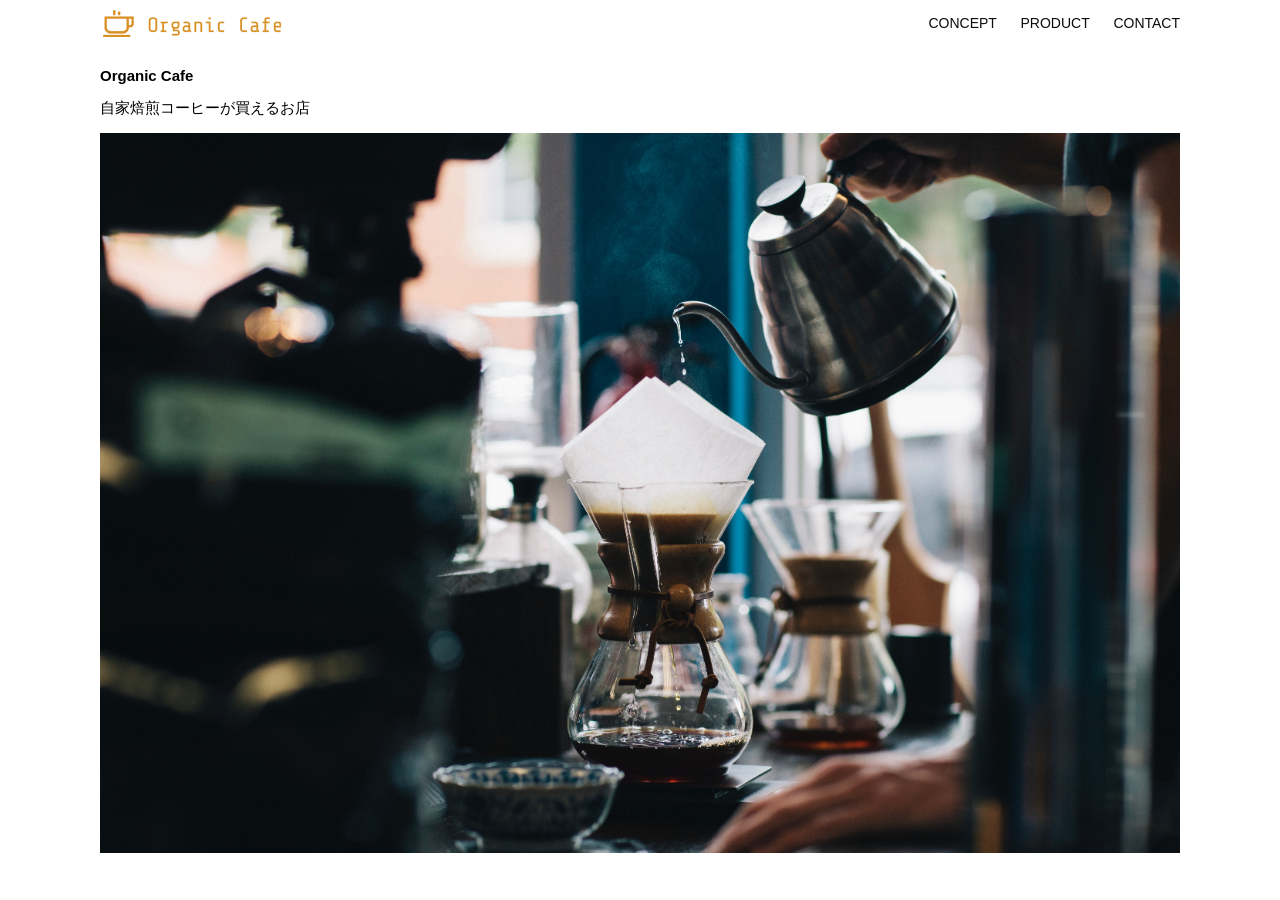
<file: html-css-kadai_013/index.html>
<!DOCTYPE html>
<html>
  <head>
   <title>Organic Cafe</title>
   <meta charset="UTF-8">
   <meta name="description" content="自家焙煎のコーヒーがお家で楽しめるお店">
   <meta name="viewport" content="width=device-width, initial-scale=1.0">
   <link rel="stylesheet" href="style.css">
  </head>
  <body>
    <!-- ヘッダー -->
    <header>
      <a href="index.html" id="logo">
        <img src="images/logo.png" alt="トップページに戻る">
      </a>

      <!-- pc用ナビゲーション -->
      <nav id="nav-pc">
        <a href="index.html#concept">CONCEPT</a></li>
        <a href="index.html#product">PRODUCT</a></>
        <a href="index.html#contact">CONTACT</a></li>
      </nav>

      <!-- スマホ用メニューボタン -->
      <button id="menu-sp" onclick="document.getElementById('nav-sp').style.display = 'block'">
       <img src="images/button-menu.png" alt="ナビゲーションを開く">
      </button>
    </header>

       <!-- スマホ用ナビゲーション -->
        <div id="nav-sp">
          <button id="close" onclick="document.getElementById('nav-sp').style.display = 'none'">
            <img src="images/button-close.png" alt="ナビゲーションを閉じる">
          </button>
          <nav>
            <ul>
              <li>
                <a id="logo-sp" href="index.html" onclick="document.getElementById('nav-sp').style.display = 'none'">
                  <img src="images/logo-sp.png" alt="トップページに戻る">
                </a>
              </li>
              <li><a class="menu" href="index.html#concept" onclick="document.getElementById('nav-sp').style.display = 'none'">CONCEPT</a></li>
              <li><a class="menu" href="index.html#product" onclick="document.getElementById('nav-sp').style.display = 'none'" >PRODUCT</a></li>
              <li><a class="menu" href="index.html#contact" onclick="document.getElementById('nav-sp').style.display = 'none'">CONTACT</a></li>
            </ul>
          </nav>
        </div>

    <main>
      <article>
        <!-- メインビジュアル -->
         <section id="main-visual">
          <div id="main-message">
            <h1>Organic Cafe</h1>
            <p>自家焙煎コーヒーが買えるお店</p>
          </div>
          <img src="images/main-image.jpg" alt="コーヒーをハンドドリップで淹れる画像">
         </section>
      </article>
    </main>
  </body>
</html>
</file>
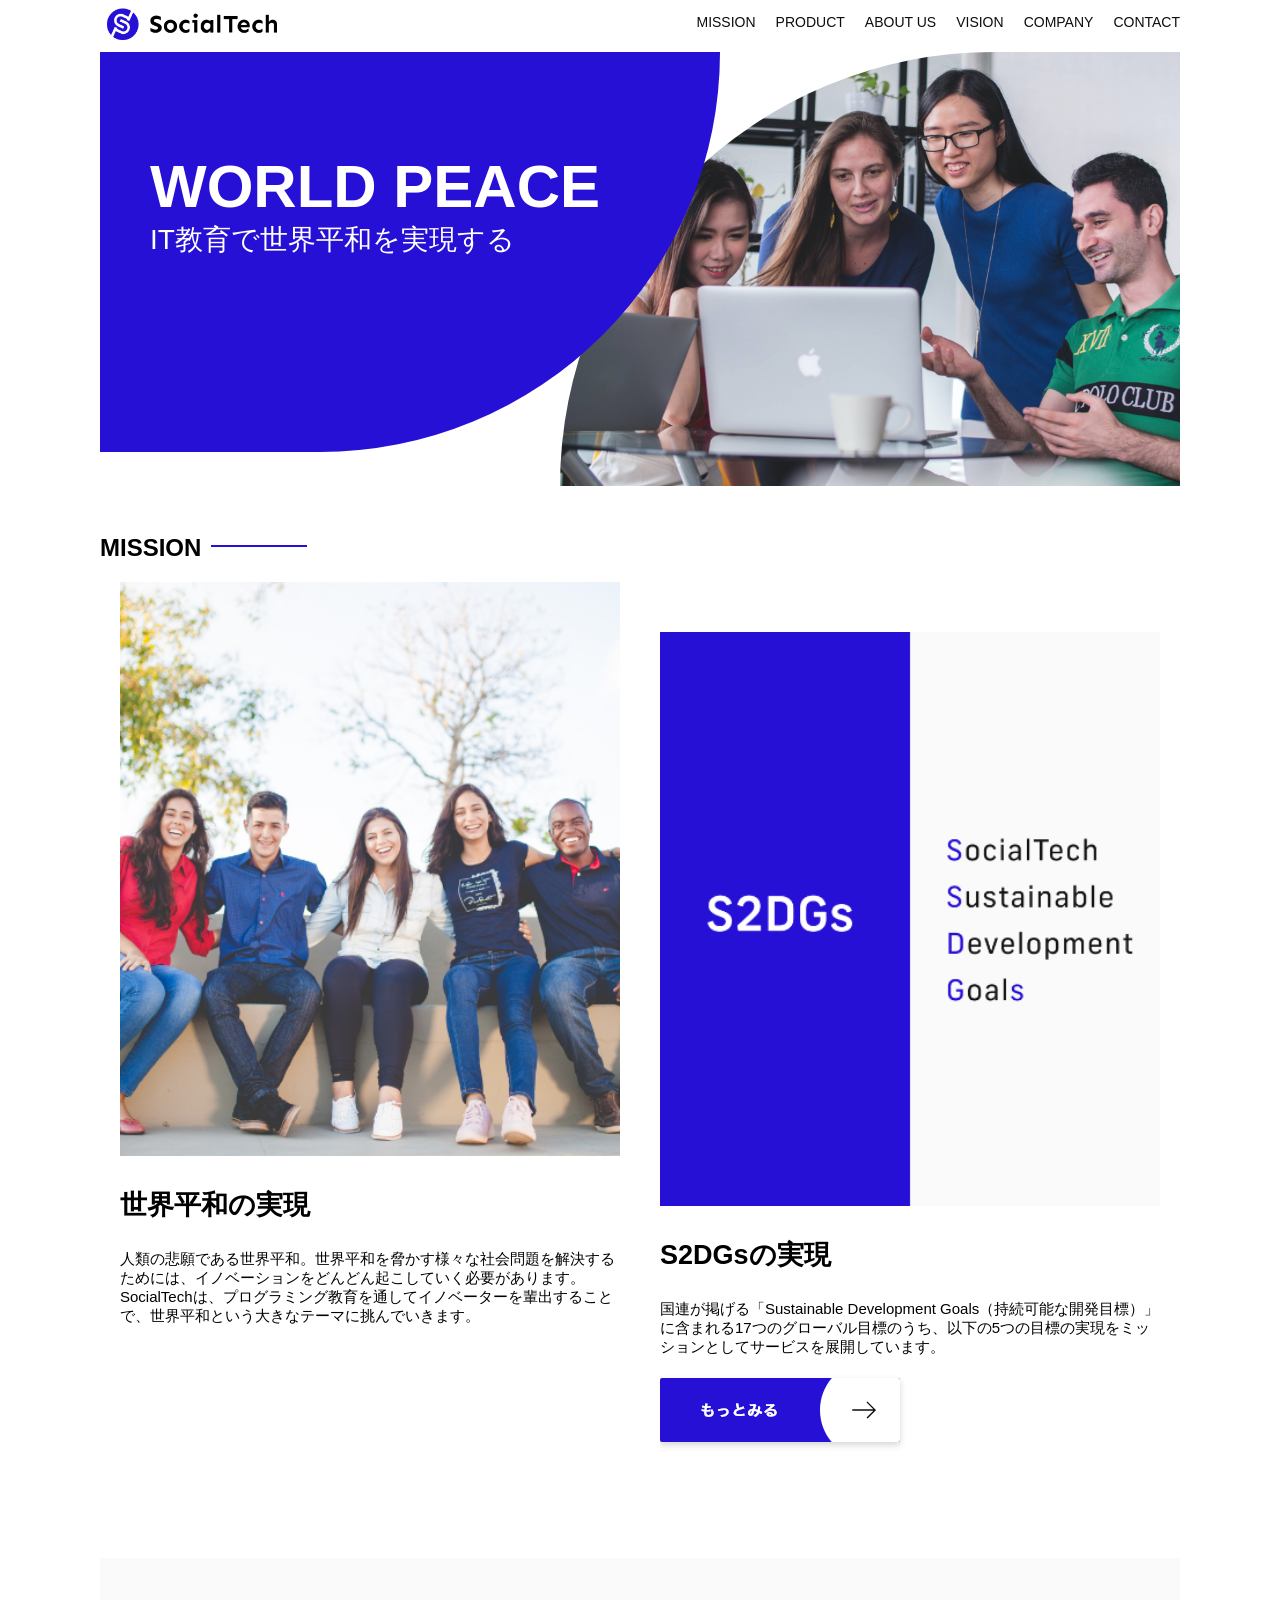
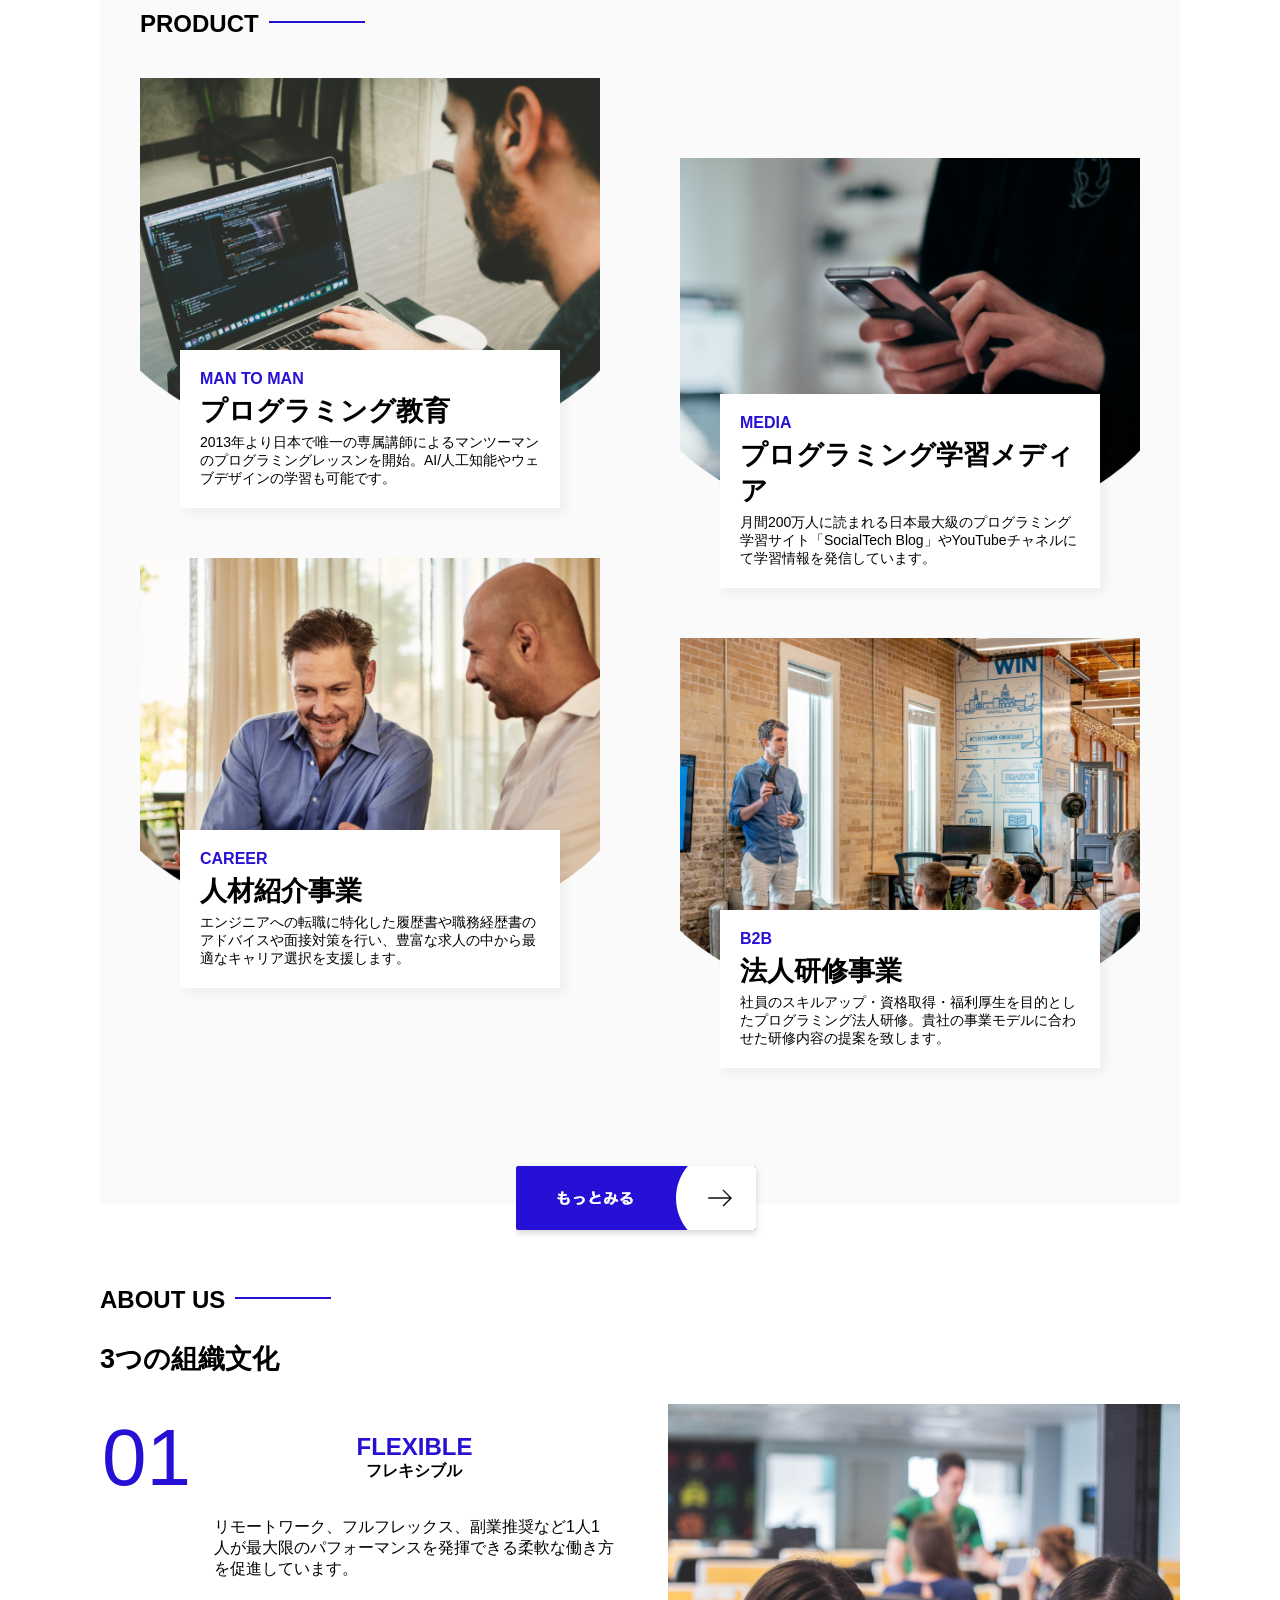
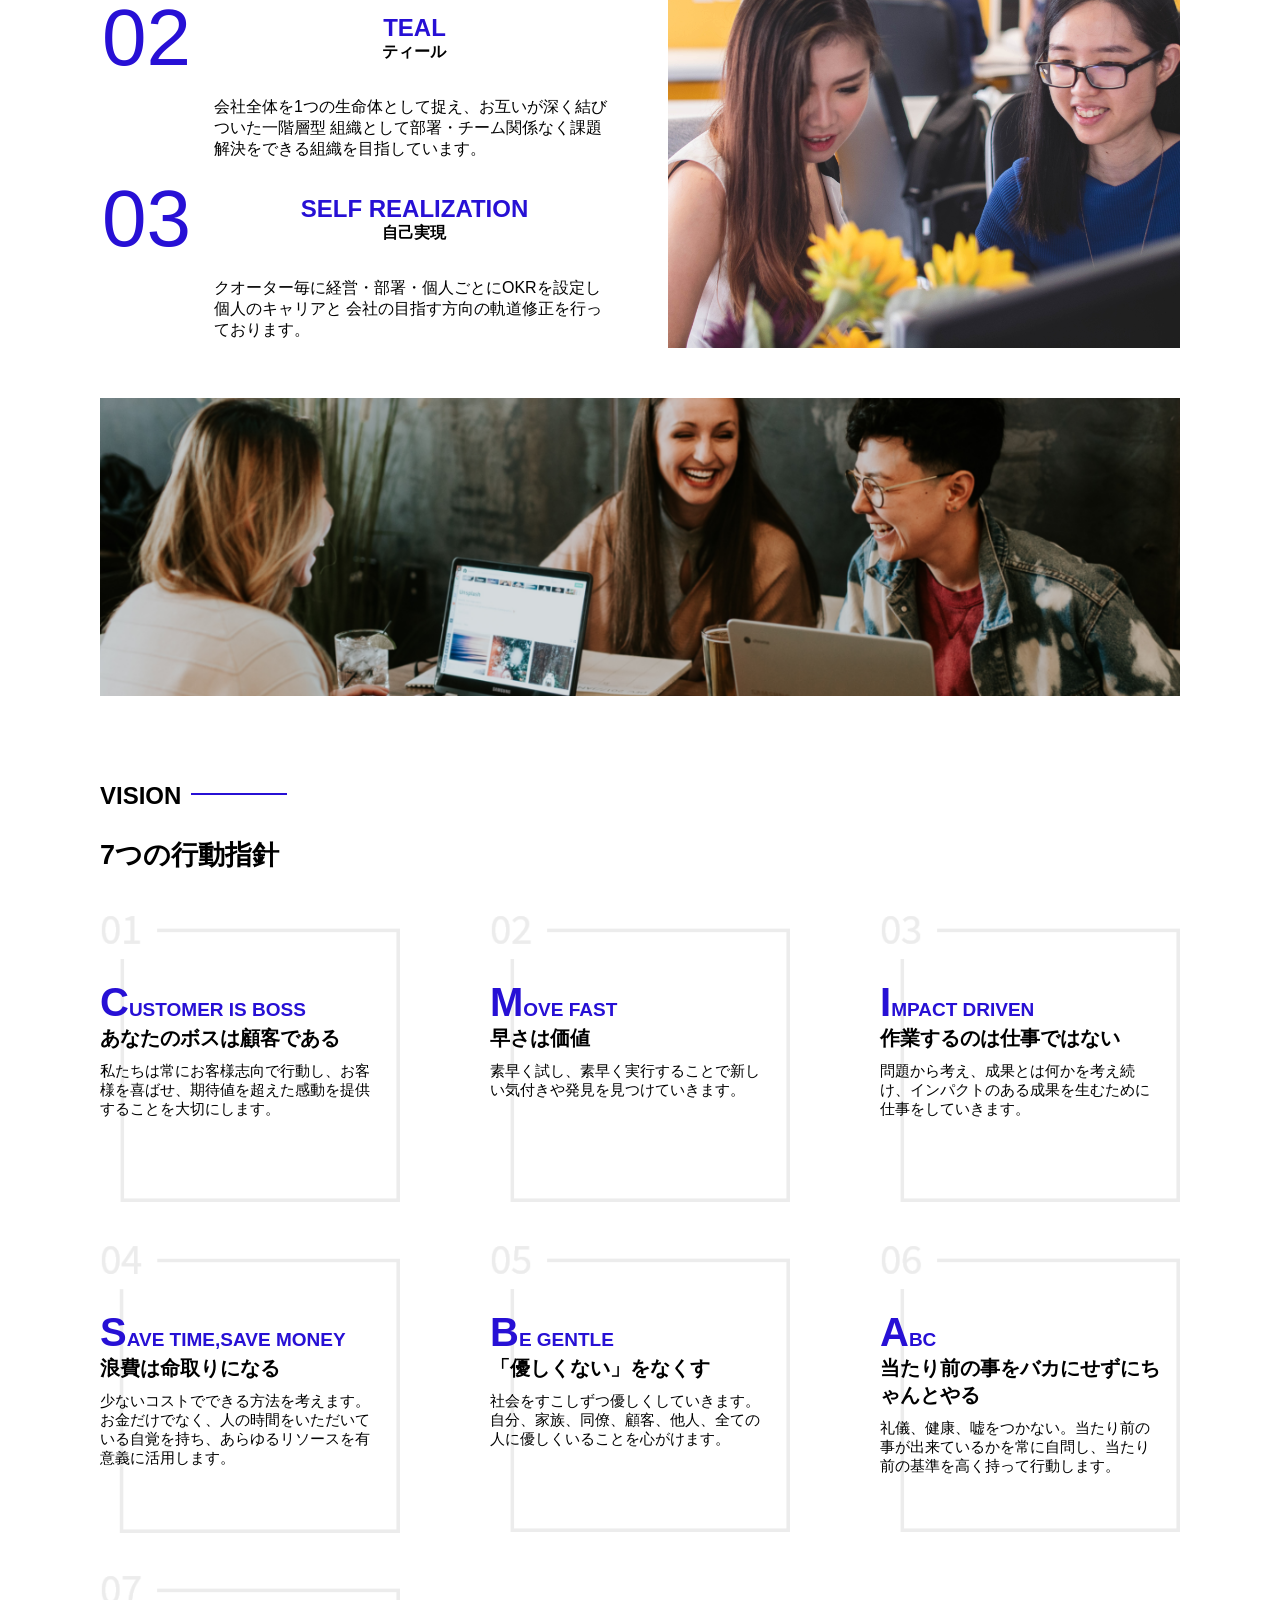
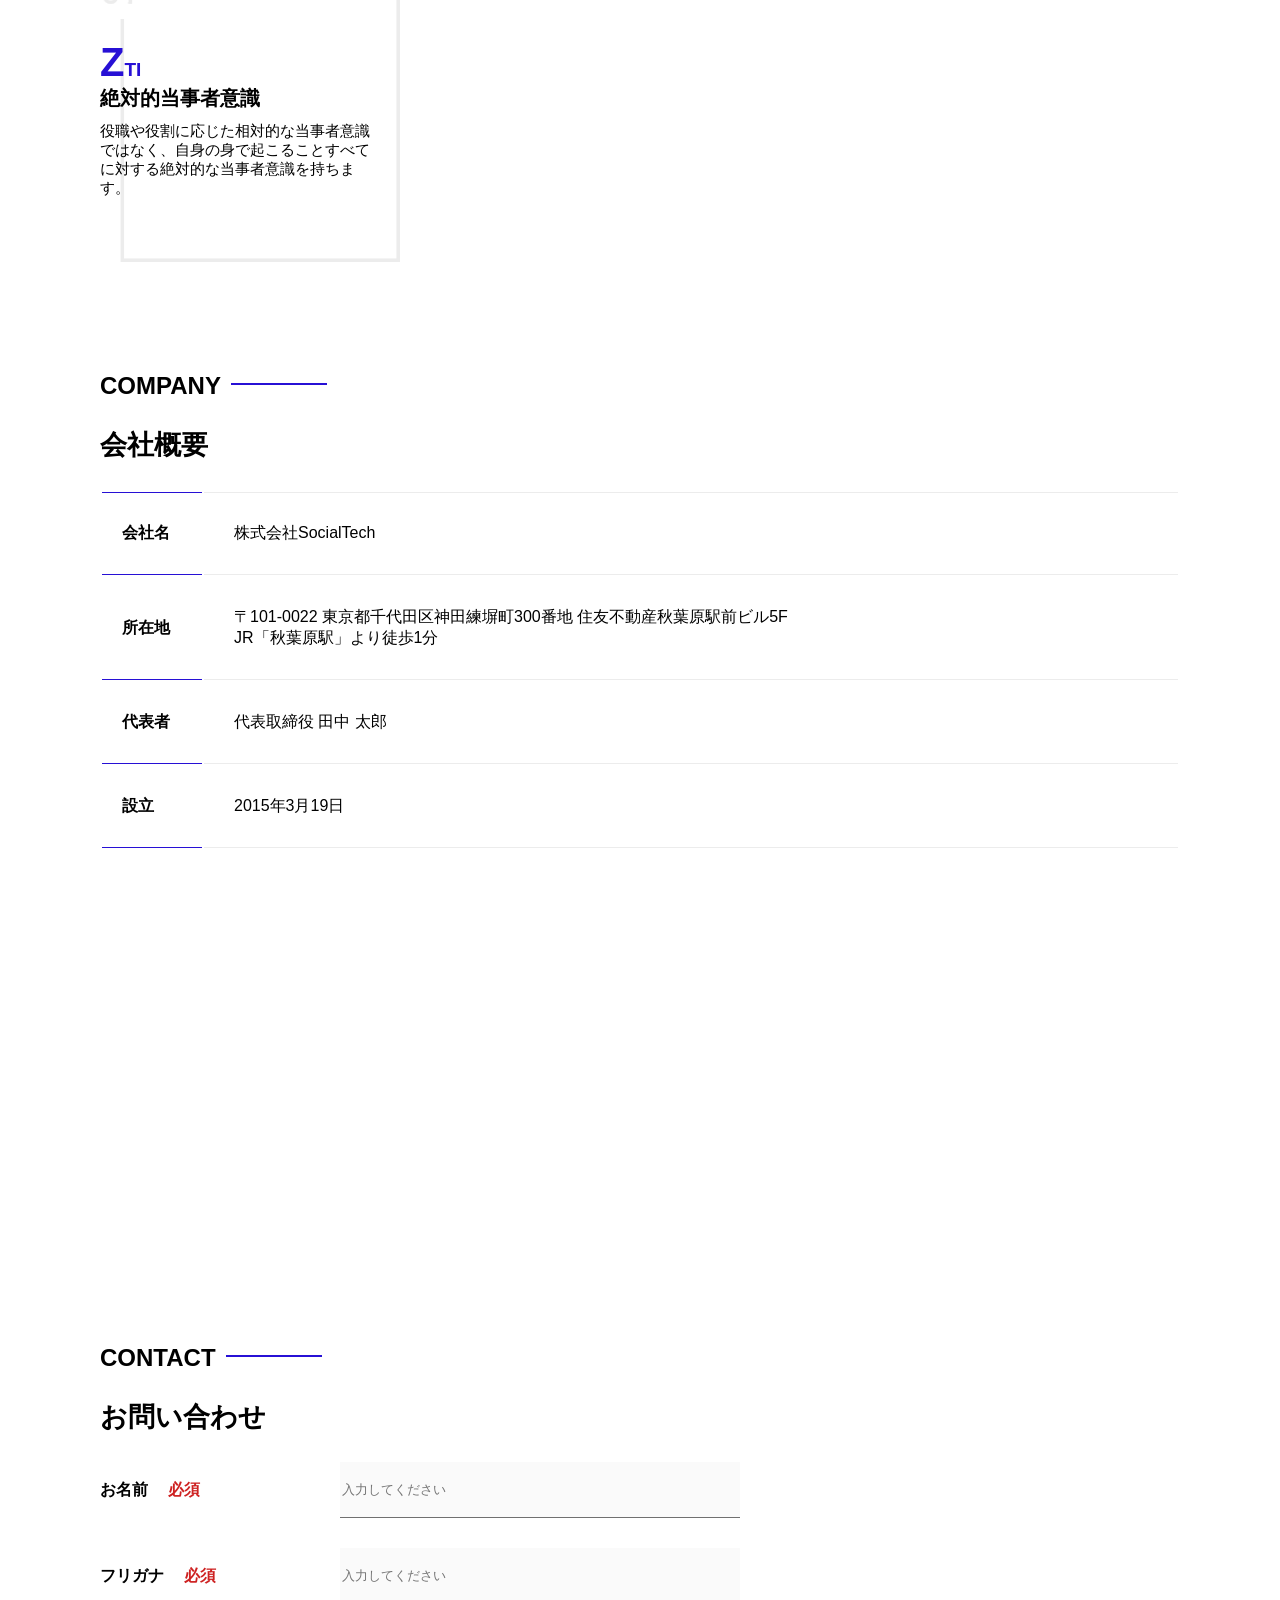
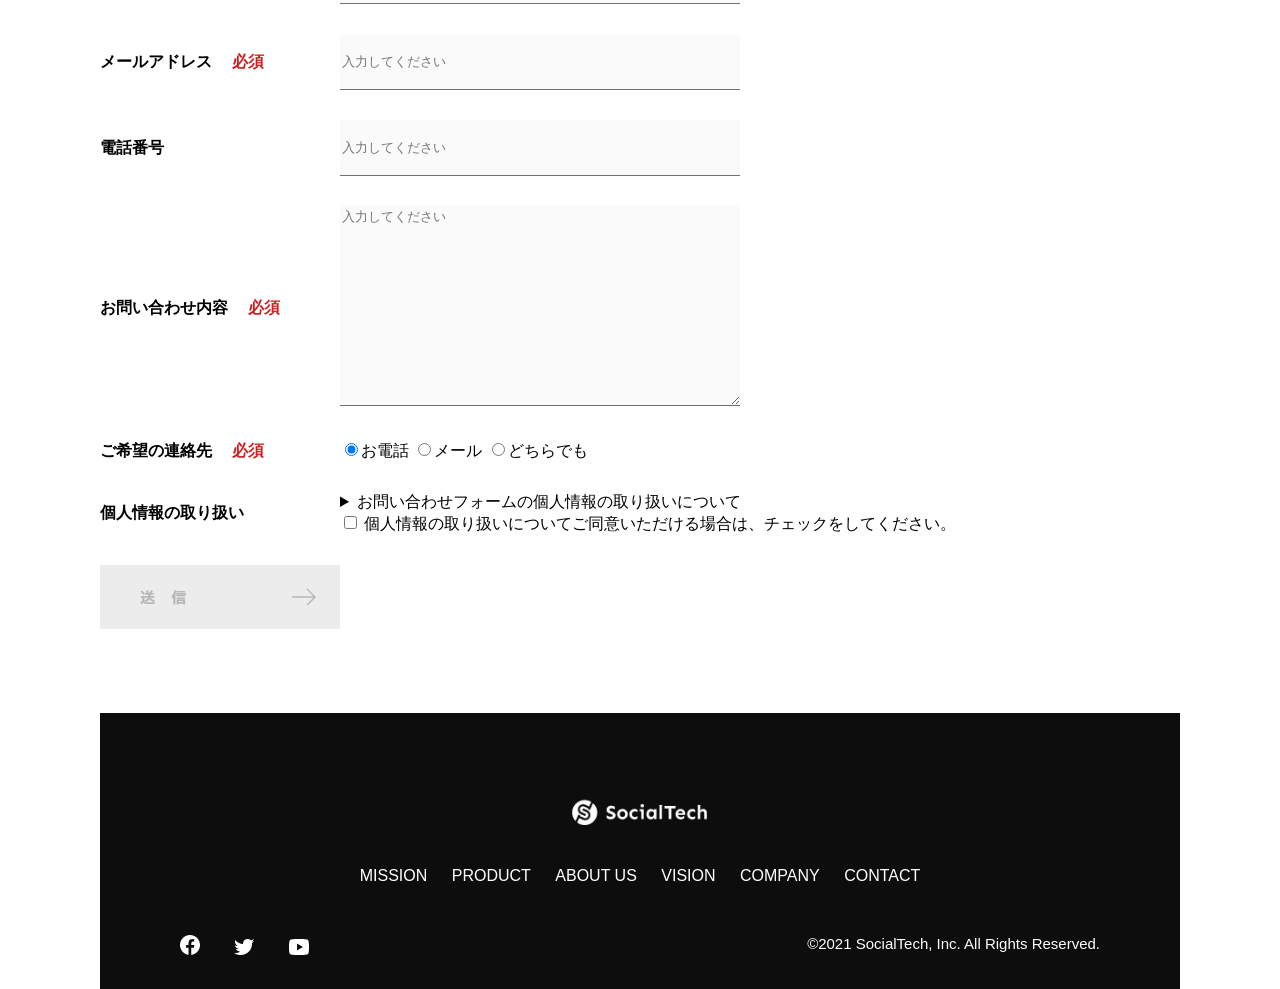
<file: kadai_tutorial_output/socialtech/index.html>
<!DOCTYPE html>
<html>
  <head>
    <title>SocialTech</title>
    <meta charset="UTF-8">
    <meta name="description" content="SocialTechはEdTech業界のリーディングカンパニーを目指します。">
    <meta name="viewport" content="width=device-width, initial-scale=1.0">
    <link rel="stylesheet" href="style.css">
  </head>

  <body>
    <!-- ヘッダー -->
    <header>
      <!-- ロゴ -->
      <a href="index.html" id="logo">
        <img src="images/logo.png" alt="トップページに戻る">
      </a>

      <!-- PC用ナビゲーション -->
      <nav id="nav-pc">
        <ul>
          <li><a href="mission.html">MISSION</a></li>
          <li><a href="product.html">PRODUCT</a></li>
          <li><a href="index.html#aboutus">ABOUT US</a></li>
          <li><a href="index.html#vision">VISION</a></li>
          <li><a href="index.html#company">COMPANY</a></li>
          <li><a href="index.html#contact">CONTACT</a></li>
        </ul>
      </nav>

      <!-- スマホ用メニューボタン -->
      <button id="menu-sp" onclick="document.getElementById('nav-sp').style.display = 'block'">
        <img src="images/button-menu.png" alt="ナビゲーションを開く">
      </button>

      <!-- スマホ用ナビゲーション -->
      <div id="nav-sp">
        <button id="close" onclick="document.getElementById('nav-sp').style.display = 'none'">
          <img src="images/button-close.png" alt="ナビゲーションを閉じる">
        </button>

        <nav>
          <ul>
            <li>
              <a id="logo-sp" href="index.html" onclick="document.getElementById('nav-sp').style.display = 'none'"><img src="images/logo-sp.png" alt="トップページに戻る"></a>
            </li>
            <li><a class="menu" href="mission.html" onclick="document.getElementById('nav-sp').style.display = 'none'">MISSION</a></li>
            <li><a class="menu" href="product.html" onclick="document.getElementById('nav-sp').style.display = 'none'">PRODUCT</a></li>
            <li><a class="menu" href="index.html#aboutus" onclick="document.getElementById('nav-sp').style.display = 'none'">ABOUT US</a></li>
            <li><a class="menu" href="index.html#vision" onclick="document.getElementById('nav-sp').style.display = 'none'">VISION</a></li>
            <li><a class="menu" href="index.html#company" onclick="document.getElementById('nav-sp').style.display = 'none'">COMPANY</a></li>
            <li><a class="menu" href="index.html#contact" onclick="document.getElementById('nav-sp').style.display = 'none'">CONTACT</a></li>
          </ul>
        </nav>
        <div id="sns">
          <a href="https://www.facebook.com/sejuku2013">
            <img src="images/button-facebook.png" alt="Facebookのリンク">
          </a>
          <a href="https://twitter.com/samuraijuku">
            <img src="images/button-twitter.png" alt="Twitterのリンク">
          </a>
          <a href="https://www.youtube.com/channel/UCCFOQO5aDK0xXam4cUQXT8g">
            <img src="images/button-youtube.png" alt="YouTubeのリンク">
          </a>
        </div>
      </div>
    </header>

    <main>
      <article>
        <!-- メインビジュアル -->
        <section id="main-visual">
          <div id="main-message">
            <h1>WORLD PEACE</h1>
            <p>IT教育で世界平和を実現する</p>
          </div>
          <img src="images/index/index-main.png" alt="PCの周りに集まる多国籍の仲間たち">
        </section>

        <!-- ミッション -->
        <section id="mission">
          <h2 class="index-h2">MISSION</h2>
          <div id="mission-flex">
            <div>
              <img id="mission-photo" src="images/index/index-mission.png" alt="屋外のベンチで写真を撮影する多国籍の仲間たち">
              <h3>世界平和の実現</h3>
              <p>人類の悲願である世界平和。世界平和を脅かす様々な社会問題を解決するためには、イノベーションをどんどん起こしていく必要があります。SocialTechは、プログラミング教育を通してイノベーターを輩出することで、世界平和という大きなテーマに挑んでいきます。</p>
            </div>
            <div>
              <img id="s2dgs" src="images/index/s2dgs.png" alt="S2DGs">
              <h3>S2DGsの実現</h3>
              <p>国連が掲げる「Sustainable Development Goals（持続可能な開発目標）」に含まれる17つのグローバル目標のうち、以下の5つの目標の実現をミッションとしてサービスを展開しています。</p>
              <a href="mission.html">
                <img src="images/button-more.png" alt="もっとみる">
              </a>
            </div>
          </div>
        </section>

        <!-- プロダクト -->
        <section id="product">
          <h2 class="index-h2">PRODUCT</h2>
          <div class="product-flex">
            <div id="product-left">
              <div>
                <img class="product-photo" src="images/index/index-mantoman.png" alt="PCでコードを書く男性">
                <div class="product-explain">
                  <span>MAN TO MAN</span>
                  <h3>プログラミング教育</h3>
                  <p>2013年より日本で唯一の専属講師によるマンツーマンのプログラミングレッスンを開始。AI/人工知能やウェブデザインの学習も可能です。</p>
                </div>
              </div>
              <div>
                <img class="product-photo" src="images/index/index-career.png" alt="笑顔で話し合う2人の男性">
                <div class="product-explain">
                  <span>CAREER</span>
                  <h3>人材紹介事業</h3>
                  <p>エンジニアへの転職に特化した履歴書や職務経歴書のアドバイスや面接対策を行い、豊富な求人の中から最適なキャリア選択を支援します。</p>
                </div>
              </div>
            </div>
            <div id="product-right">
              <div>
                <img class="product-photo" src="images/index/index-media.png" alt="スマートフォンを操作する人">
                <div class="product-explain">
                  <span>MEDIA</span>
                  <h3>プログラミング学習メディア</h3>
                  <p>月間200万人に読まれる日本最大級のプログラミング学習サイト「SocialTech Blog」やYouTubeチャネルにて学習情報を発信しています。</p>
                </div>
              </div>
              <div>
                <img class="product-photo" src="images/index/index-b2b.png" alt="講演中の男性とそれを聴く人々">
                <div class="product-explain">
                  <span>B2B</span>
                  <h3>法人研修事業</h3>
                  <p>社員のスキルアップ・資格取得・福利厚生を目的としたプログラミング法人研修。貴社の事業モデルに合わせた研修内容の提案を致します。</p>
                </div>
              </div>
            </div>
          </div>
          <div id="product-more">
            <a href="product.html">
              <img src="images/button-more.png" alt="もっとみる">
            </a>
          </div>
        </section>

        <!-- ABOUT US -->
        <section id="aboutus">
          <h2 class="index-h2">ABOUT US</h2>
          <h3>3つの組織文化</h3>
          <div>
            <table class="culture-table">
              <tr>
                <td class="culture-num">01</td>
                <th><span class="culture-en">FLEXIBLE</span><br>フレキシブル</th>
              </tr>
              <tr>
                <td>
                  <!--空のセル-->
                </td>
                <td class="culture-description">リモートワーク、フルフレックス、副業推奨など1人1人が最大限のパフォーマンスを発揮できる柔軟な働き方を促進しています。</td>
              </tr>
              <tr>
                <td class="culture-num">02</td>
                <th><span class="culture-en">TEAL</span><br>ティール</th>
              </tr>
              <tr>
                <td>
                  <!--空のセル-->
                </td>
                <td class="culture-description">会社全体を1つの生命体として捉え、お互いが深く結びついた一階層型 組織として部署・チーム関係なく課題解決をできる組織を目指しています。</td>
              </tr>
              <tr>
                <td class="culture-num">03</td>
                <th><span class="culture-en">SELF REALIZATION</span><br>自己実現</th>
              </tr>
              <tr>
                <td>
                  <!--空のセル-->
                </td>
                <td class="culture-description">クオーター毎に経営・部署・個人ごとにOKRを設定し個人のキャリアと 会社の目指す方向の軌道修正を行っております。</td>
              </tr>
            </table>
            <img class="culture-img" src="images/index/index-aboutus1.png" alt="笑顔で話し合う2人の女性">
          </div>
          <img class="culture-img2" src="images/index/index-aboutus2.png" alt="笑顔で話し合う3人の男女">
        </section>

        <!-- VISION -->
        <section id="vision">
          <h2 class="index-h2">VISION</h2>
          <h3>7つの行動指針</h3>
          <div>
            <div class="vision-box">
              <img src="images/index/vision-01.png" alt="01">
              <div>
                <h4>CUSTOMER IS BOSS</h4>
                <h5>あなたのボスは顧客である</h5>
                <p>私たちは常にお客様志向で行動し、お客様を喜ばせ、期待値を超えた感動を提供することを大切にします。</p>
              </div>
            </div>
            <div class="vision-box">
              <img src="images/index/vision-02.png" alt="02">
              <div>
                <h4>MOVE FAST</h4>
                <h5>早さは価値</h5>
                <p>素早く試し、素早く実行することで新しい気付きや発見を見つけていきます。</p>
              </div>
            </div>
            <div class="vision-box">
              <img src="images/index/vision-03.png" alt="03">
              <div>
                <h4>IMPACT DRIVEN</h4>
                <h5>作業するのは仕事ではない</h5>
                <p>問題から考え、成果とは何かを考え続け、インパクトのある成果を生むために仕事をしていきます。</p>
              </div>
            </div>
            <div class="vision-box">
              <img src="images/index/vision-04.png" alt="04">
              <div>
                <h4>SAVE TIME,SAVE MONEY</h4>
                <h5>浪費は命取りになる</h5>
                <p>少ないコストでできる方法を考えます。お金だけでなく、人の時間をいただいている自覚を持ち、あらゆるリソースを有意義に活用します。</p>
              </div>
            </div>
            <div class="vision-box">
              <img src="images/index/vision-05.png" alt="05">
              <div>
                <h4>BE GENTLE</h4>
                <h5>「優しくない」をなくす</h5>
                <p>社会をすこしずつ優しくしていきます。自分、家族、同僚、顧客、他人、全ての人に優しくいることを心がけます。</p>
              </div>
            </div>
            <div class="vision-box">
              <img src="images/index/vision-06.png" alt="06">
              <div>
                <h4>ABC</h4>
                <h5>当たり前の事をバカにせずにちゃんとやる</h5>
                <p>礼儀、健康、嘘をつかない。当たり前の事が出来ているかを常に自問し、当たり前の基準を高く持って行動します。</p>
              </div>
            </div>
            <div class="vision-box">
              <img src="images/index/vision-07.png" alt="07">
              <div>
                <h4>ZTI</h4>
                <h5>絶対的当事者意識</h5>
                <p>役職や役割に応じた相対的な当事者意識ではなく、自身の身で起こることすべてに対する絶対的な当事者意識を持ちます。</p>
              </div>
            </div>
          </div>
        </section>

        <!-- COMPANY -->
        <section id="company">
          <h2 class="index-h2">COMPANY</h2>
          <h3>会社概要</h3>
          <table id="company-table">
            <tr>
              <th class="tableheader tableheader-first">会社名</th>
              <td class="cell cell-first">株式会社SocialTech</td>
            </tr>
            <tr>
              <th class="tableheader">所在地</th>
              <td class="cell">〒101-0022 東京都千代田区神田練塀町300番地 住友不動産秋葉原駅前ビル5F<br>JR「秋葉原駅」より徒歩1分</td>
            </tr>
            <tr>
              <th class="tableheader">代表者</th>
              <td class="cell">代表取締役 田中 太郎</td>
            </tr>
            <tr>
              <th class="tableheader">設立</th>
              <td class="cell">2015年3月19日</td>
            </tr>
          </table>
          <iframe src="https://www.google.com/maps/embed?pb=!1m18!1m12!1m3!1d3240.0688580064625!2d139.7697816924642!3d35.69992310188415!2m3!1f0!2f0!3f0!3m2!1i1024!2i768!4f13.1!3m3!1m2!1s0x60188fee13660e23%3A0x77137876edf742ac!2z5L2P5Y-L5LiN5YuV55Sj56eL6JGJ5Y6f6aeF5YmN44OT44Or!5e0!3m2!1sja!2sjp!4v1781153097157!5m2!1sja!2sjp" width="600" height="450" style="border:0;" allowfullscreen="" loading="lazy" referrerpolicy="no-referrer-when-downgrade"></iframe>
        </section>

        <!-- お問い合わせフォーム -->
        <section id="contact">
          <h2 class="index-h2">CONTACT</h2>
          <h3>お問い合わせ</h3>
          <form>
            <div>
              <div class="contact-heading">
                <label class="contact-label">お名前<span class="contact-span">必須</span></label>
              </div>
              <div>
                <input type="text" name="name" placeholder="入力してください" class="contact-textbox">
              </div>
            </div>
            <div>
              <div class="contact-heading">
                <label class="contact-label">フリガナ<span class="contact-span">必須</span></label>
              </div>
              <div>
                <input type="text" name="hurigana" placeholder="入力してください" class="contact-textbox">
              </div>
            </div>
            <div>
              <div class="contact-heading">
                <label class="contact-label">メールアドレス<span class="contact-span">必須</span></label>
              </div>
              <div>
                <input type="text" name="email" placeholder="入力してください" class="contact-textbox">
              </div>
            </div>
            <div>
              <div class="contact-heading">
                <label class="contact-label">電話番号</label>
              </div>
              <div>
                <input type="text" name="tel" placeholder="入力してください" class="contact-textbox">
              </div>
            </div>
            <div>
              <div class="contact-heading">
                <label class="contact-label">お問い合わせ内容<span class="contact-span">必須</span></label>
              </div>
              <div>
                <textarea class="contact-textarea" placeholder="入力してください" name="message"></textarea>
              </div>
            </div>
            <div>
              <div class="contact-heading">
                <label class="contact-label">ご希望の連絡先<span class="contact-span">必須</span></label>
              </div>
              <div><input class="radiobutton" type="radio" value="tel" name="contact" checked><label>お電話</label> <input class="radiobutton" type="radio" value="mail" name="contact"><label>メール</label> <input class="radiobutton" type="radio" value="both" name="contact"><label>どちらでも</label></div>
            </div>
            <div>
              <div class="contact-heading">
                <label class="contact-label">個人情報の取り扱い</label>
              </div>
              <div>
                <details>
                  <summary>お問い合わせフォームの個人情報の取り扱いについて</summary>
                  <div>
                    <dl>
                      <dt>１．組織の名称又は氏名</dt>
                      <dd>株式会社SocialTech</dd>
                      <dt>２．個人情報保護管理者（若しくはその代理人）の氏名又は職名、所属及び連絡先</dt>
                      <dd>
                        <p>鈴木 一郎 コーポレート部</p>
                        <p>メールアドレス：samurai@example.com</p>
                        <p>TEL：03-1234-5678</p>
                      </dd>
                      <dt>３．個人情報の利用目的</dt>
                      <dd>
                        <ul>
                          <li>・本サービス及び本サービスに関連する情報の提供又はそれらに関する連絡のため</li>
                          <li>・ユーザーの本人確認のため</li>
                          <li>・当社サービスのご案内のため</li>
                          <li>・当社の商品等の広告または宣伝（電子メールによるものを含むものとします。）</li>
                        </ul>
                      </dd>
                      <dt>４．個人情報の取り扱い業務の委託</dt>
                      <dd>個人情報の取扱業務の全部または一部を外部に業務委託する場合があります。その際、弊社は、個人情報を適切に保護できる管理体制を敷き実行していることを条件として委託先を厳選したうえで、機密保持契約を委託先と締結し、お客様の個人情報を厳密に管理させます。</dd>
                      <dt>５．個人情報の開示等の請求</dt>
                      <dd>
                        お客様は、弊社に対してご自身の個人情報の開示等（利用目的の通知、開示、内容の訂正・追加・削除、利用の停止または消去、第三者への提供の停止）に関して、当社問合わせ窓口に申し出ることができます。<br>
                        その際、弊社はお客様ご本人を確認させていただいたうえで、合理的な期間内に対応いたします。<br>
                        なお、個人情報に関する弊社問合わせ先は、次の通りです。
                      </dd>
                      <dd>
                        <p>株式会社SocialTech　個人情報問合せ窓口</p>
                        <p>〒150-0043　東京都千代田区神田練塀町300番地 住友不動産秋葉原駅前ビル5F</p>
                        <p>メールアドレス：samurai@example.com　TEL：03-1234-5678</p>
                      </dd>

                      <dt>６．個人情報を提供されることの任意性について</dt>
                      <dd>お客様がご自身の個人情報を弊社に提供されるか否かは、お客様のご判断によりますが、もしご提供されない場合には、適切なサービスが提供できない場合がありますので予めご了承ください。</dd>
                    </dl>
                  </div>
                </details>
                <input type="checkbox" name="agree">
                <span>個人情報の取り扱いについてご同意いただける場合は、チェックをしてください。</span>
              </div>
            </div>
            <input type="image" src="images/button-submit.png" alt="送信する">
          </form>
        </section>
      </article>
    </main>

    <footer>
      <div id="footer-logo">
        <img src="images/logo-sp.png" alt="SocialTech">
      </div>
      <div id="footer-link">
        <a href="mission.html">MISSION</a>
        <a href="product.html">PRODUCT</a>
        <a href="index.html#aboutus">ABOUT US</a>
        <a href="index.html#vision">VISION</a>
        <a href="index.html#company">COMPANY</a>
        <a href="index.html#contact">CONTACT</a>
      </div>
      <div id="sns-footer">
        <div class="sns-btns">
          <a href="https://www.facebook.com/sejuku2013"><img src="images/button-facebook.png" alt="Facebookのリンク"></a>
          <a href="https://twitter.com/samuraijuku"><img src="images/button-twitter.png" alt="Twitterのリンク"></a>
          <a href="https://www.youtube.com/channel/UCCFOQO5aDK0xXam4cUQXT8g"><img src="images/button-youtube.png" alt="YouTubeのリンク"></a>
        </div>
        <p id="copyright">&copy;2021 SocialTech, Inc. All Rights Reserved.</p>
      </div>
    </footer>

  </body>
</html>
</file>
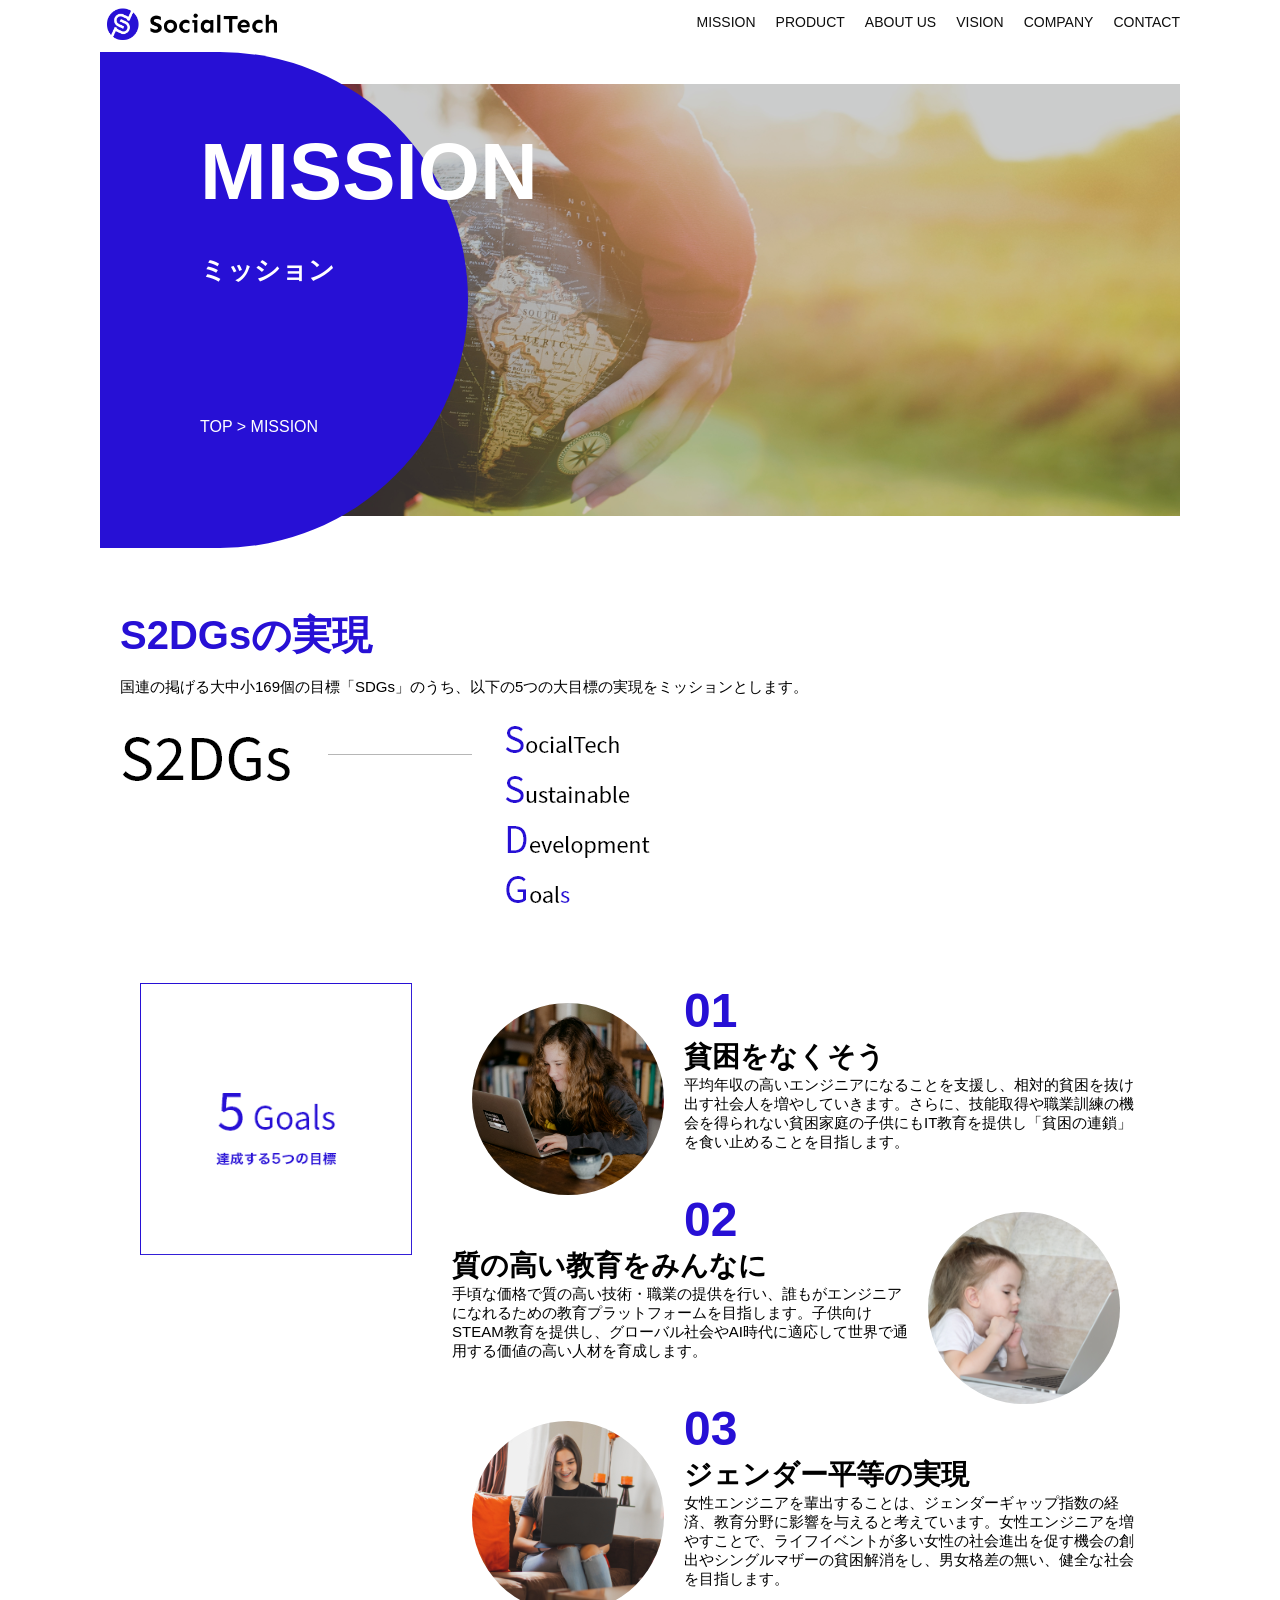
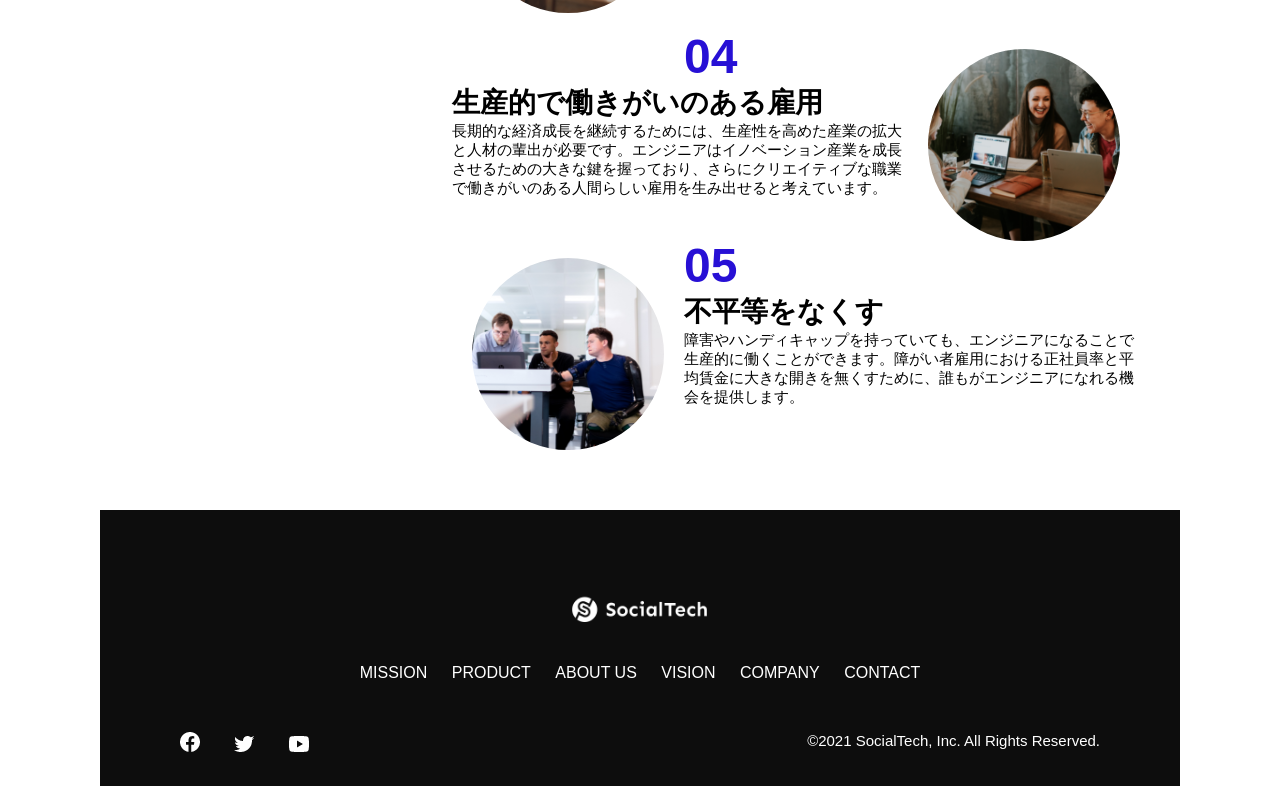
<file: kadai_tutorial_output/socialtech/mission.html>
<!DOCTYPE html>
<html>
  <head>
    <title>SocialTech - MISSION ミッション -</title>
    <meta charset="UTF-8">
    <meta name="description" content="SocialTechが目指す5つの目標（S2DGs）を紹介します">
    <meta name="viewport" content="width=device-width, initial-scale=1.0">
    <link rel="stylesheet" href="style.css">
  </head>

  <body>
    <!-- ヘッダー -->
    <header>
      <!-- ロゴ -->
      <a href="index.html" id="logo">
        <img src="images/logo.png" alt="トップページに戻る">
      </a>

      <!-- PC用ナビゲーション -->
      <nav id="nav-pc">
        <ul>
          <li><a href="mission.html">MISSION</a></li>
          <li><a href="product.html">PRODUCT</a></li>
          <li><a href="index.html#aboutus">ABOUT US</a></li>
          <li><a href="index.html#vision">VISION</a></li>
          <li><a href="index.html#company">COMPANY</a></li>
          <li><a href="index.html#contact">CONTACT</a></li>
        </ul>
      </nav>

      <!-- スマホ用メニューボタン -->
      <button id="menu-sp" onclick="document.getElementById('nav-sp').style.display = 'block'">
        <img src="images/button-menu.png" alt="ナビゲーションを開く">
      </button>

      <!-- スマホ用ナビゲーション -->
      <div id="nav-sp">
        <button id="close" onclick="document.getElementById('nav-sp').style.display = 'none'">
          <img src="images/button-close.png" alt="ナビゲーションを閉じる">
        </button>

        <nav>
          <ul>
            <li>
              <a id="logo-sp" href="index.html" onclick="document.getElementById('nav-sp').style.display = 'none'"><img src="images/logo-sp.png" alt="トップページに戻る"></a>
            </li>
            <li><a class="menu" href="mission.html" onclick="document.getElementById('nav-sp').style.display = 'none'">MISSION</a></li>
            <li><a class="menu" href="product.html" onclick="document.getElementById('nav-sp').style.display = 'none'">PRODUCT</a></li>
            <li><a class="menu" href="index.html#aboutus" onclick="document.getElementById('nav-sp').style.display = 'none'">ABOUT US</a></li>
            <li><a class="menu" href="index.html#vision" onclick="document.getElementById('nav-sp').style.display = 'none'">VISION</a></li>
            <li><a class="menu" href="index.html#company" onclick="document.getElementById('nav-sp').style.display = 'none'">COMPANY</a></li>
            <li><a class="menu" href="index.html#contact" onclick="document.getElementById('nav-sp').style.display = 'none'">CONTACT</a></li>
          </ul>
        </nav>
        <div id="sns">
          <a href="https://www.facebook.com/sejuku2013">
            <img src="images/button-facebook.png" alt="Facebookのリンク">
          </a>
          <a href="https://twitter.com/samuraijuku">
            <img src="images/button-twitter.png" alt="Twitterのリンク">
          </a>
          <a href="https://www.youtube.com/channel/UCCFOQO5aDK0xXam4cUQXT8g">
            <img src="images/button-youtube.png" alt="YouTubeのリンク">
          </a>
        </div>
      </div>
    </header>

    <main>
      <article>
        <section id="mission-main">
          <div class="mission-main-inner">
            <div id="mission-title">
              <h1>MISSION<br><span>ミッション</span></h1>
              <p>TOP > MISSION</p>
            </div>
          </div>
        </section>

        <section id="mission-s2dgs">
          <h2 class="mission-h2">S2DGsの実現</h2>
          <p>国連の掲げる大中小169個の目標「SDGs」のうち、以下の5つの大目標の実現をミッションとします。</p>
          <img src="images/mission/mission-s2dgs.png" alt="S2DGs">
        </section>

        <section id="mission-five-goals">
          <div class="five-goals-image">
            <img src="images/mission/mission-5goals.png" alt="5Goals">
          </div>
          <div class="five-goals-read">
            <div>
              <img class="fivegoals-image-left" src="images/mission/mission-5goals01.png" alt="PCを操作する女の子">
              <span class="fivegoals-number">01</span>
              <h3 class="fivegoals-h3">貧困をなくそう</h3>
              <p class="fivegoals-p">平均年収の高いエンジニアになることを支援し、相対的貧困を抜け出す社会人を増やしていきます。さらに、技能取得や職業訓練の機会を得られない貧困家庭の子供にもIT教育を提供し「貧困の連鎖」を食い止めることを目指します。</p>
            </div>
            <div>
              <img class="fivegoals-image-right" src="images/mission/mission-5goals02.png" alt="PCを見つめる小さい女の子">
              <span class="fivegoals-number">02</span>
              <h3 class="fivegoals-h3">質の高い教育をみんなに</h3>
              <p class="fivegoals-p">手頃な価格で質の高い技術・職業の提供を行い、誰もがエンジニアになれるための教育プラットフォームを目指します。子供向けSTEAM教育を提供し、グローバル社会やAI時代に適応して世界で通用する価値の高い人材を育成します。</p>
            </div>
            <div>
              <img class="fivegoals-image-left" src="images/mission/mission-5goals03.png" alt="PCを操作する女性">
              <span class="fivegoals-number">03</span>
              <h3 class="fivegoals-h3">ジェンダー平等の実現</h3>
              <p class="fivegoals-p">女性エンジニアを輩出することは、ジェンダーギャップ指数の経済、教育分野に影響を与えると考えています。女性エンジニアを増やすことで、ライフイベントが多い女性の社会進出を促す機会の創出やシングルマザーの貧困解消をし、男女格差の無い、健全な社会を目指します。</p>
            </div>
            <div>
              <img class="fivegoals-image-right" src="images/mission/mission-5goals04.png" alt="笑顔で話し合う3人の男女">
              <span class="fivegoals-number">04</span>
              <h3 class="fivegoals-h3">生産的で働きがいのある雇用</h3>
              <p class="fivegoals-p">長期的な経済成長を継続するためには、生産性を高めた産業の拡大と人材の輩出が必要です。エンジニアはイノベーション産業を成長させるための大きな鍵を握っており、さらにクリエイティブな職業で働きがいのある人間らしい雇用を生み出せると考えています。</p>
            </div>
            <div>
              <img class="fivegoals-image-left" src="images/mission/mission-5goals05.png" alt="障害を持つ男性が生き生きと働く様子">
              <span class="fivegoals-number">05</span>
              <h3 class="fivegoals-h3">不平等をなくす</h3>
              <p class="fivegoals-p">障害やハンディキャップを持っていても、エンジニアになることで生産的に働くことができます。障がい者雇用における正社員率と平均賃金に大きな開きを無くすために、誰もがエンジニアになれる機会を提供します。</p>
            </div>
          </div>
        </section>
      </article>
    </main>

    <footer>
      <div id="footer-logo">
        <img src="images/logo-sp.png" alt="SocialTech">
      </div>
      <div id="footer-link">
        <a href="mission.html">MISSION</a>
        <a href="product.html">PRODUCT</a>
        <a href="index.html#aboutus">ABOUT US</a>
        <a href="index.html#vision">VISION</a>
        <a href="index.html#company">COMPANY</a>
        <a href="index.html#contact">CONTACT</a>
      </div>
      <div id="sns-footer">
        <div class="sns-btns">
          <a href="https://www.facebook.com/sejuku2013"><img src="images/button-facebook.png" alt="Facebookのリンク"></a>
          <a href="https://twitter.com/samuraijuku"><img src="images/button-twitter.png" alt="Twitterのリンク"></a>
          <a href="https://www.youtube.com/channel/UCCFOQO5aDK0xXam4cUQXT8g"><img src="images/button-youtube.png" alt="YouTubeのリンク"></a>
        </div>
        <p id="copyright">&copy;2021 SocialTech, Inc. All Rights Reserved.</p>
      </div>
    </footer>
    
  </body>
</html>
</file>
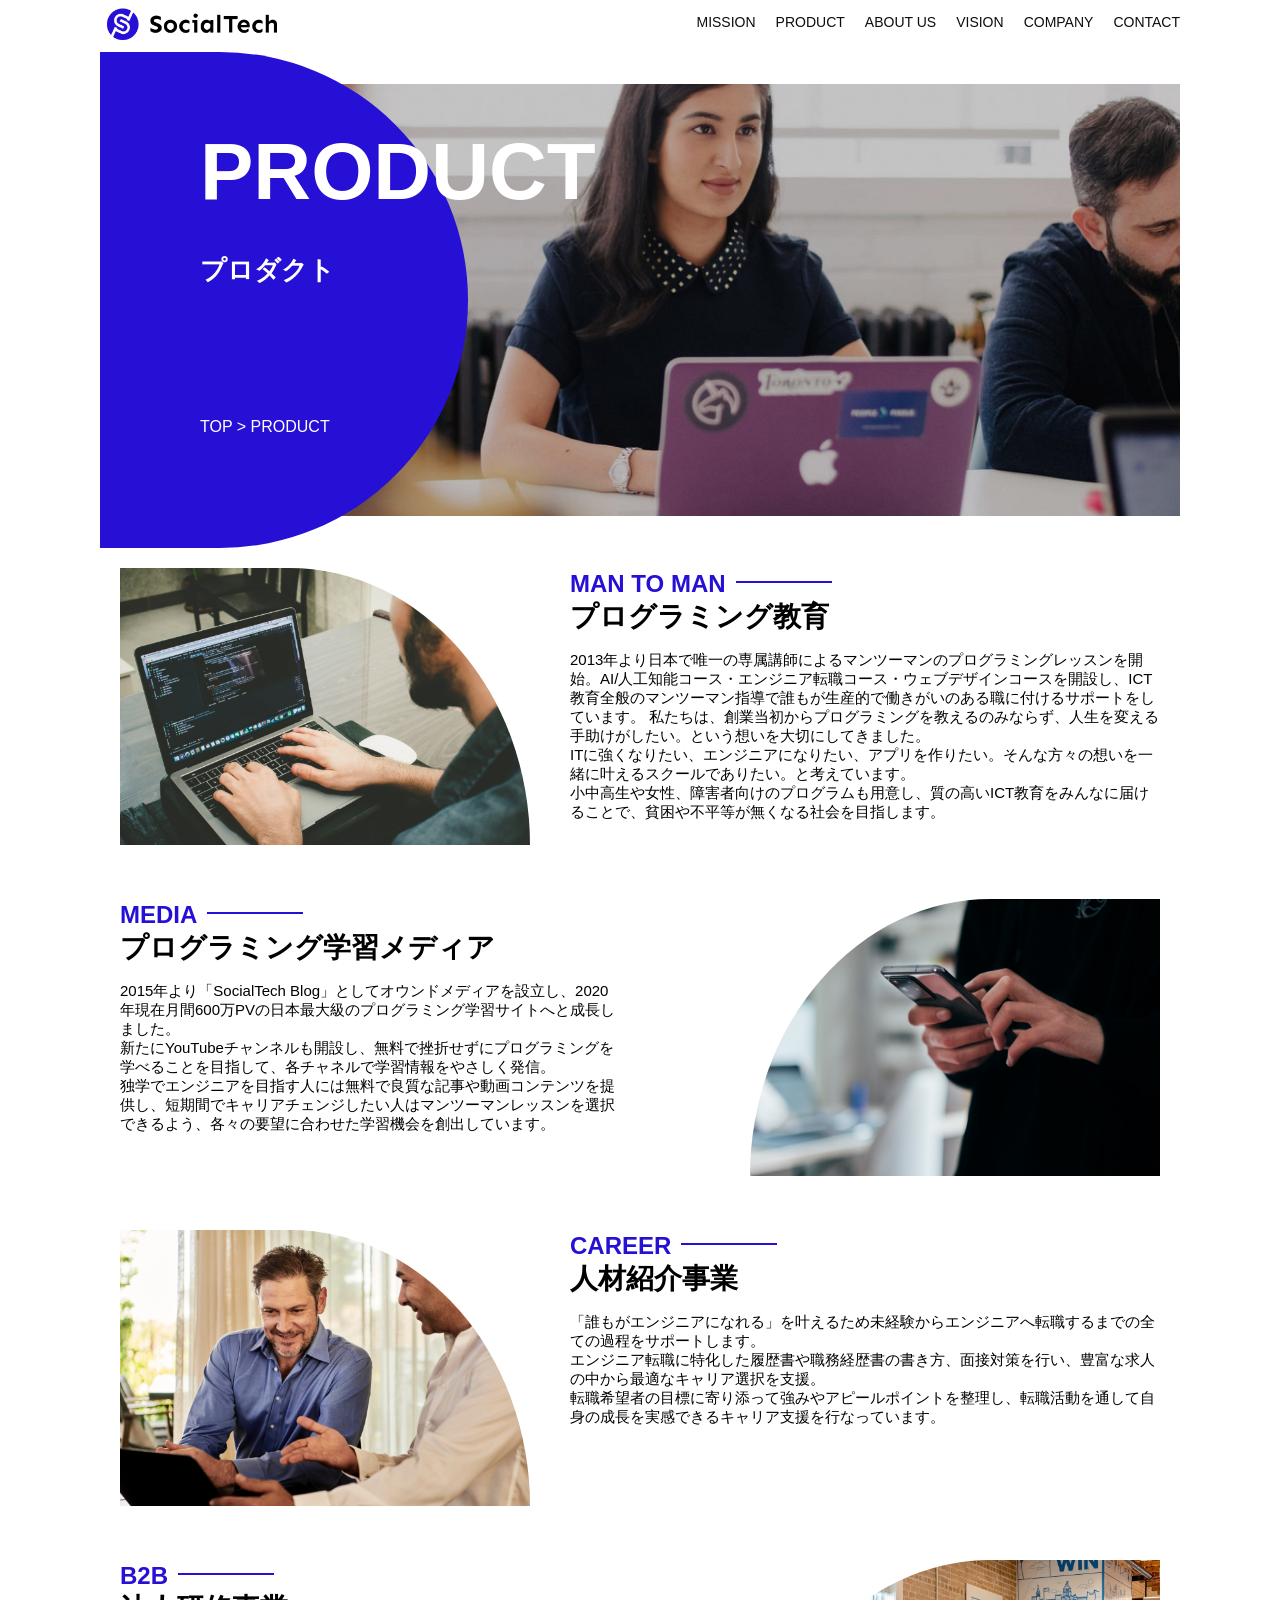
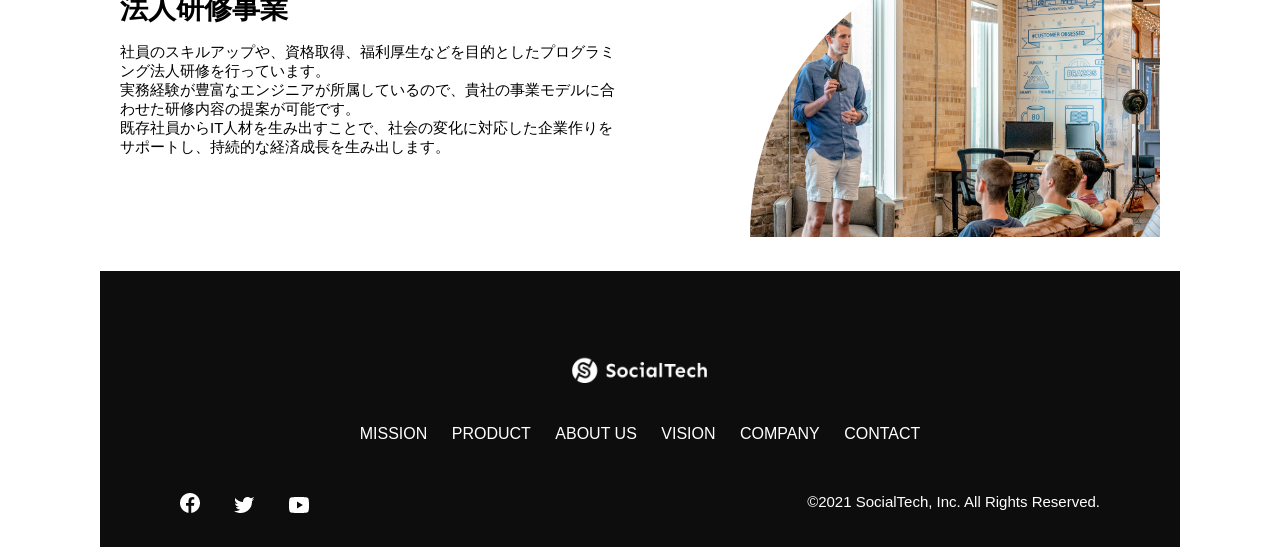
<file: kadai_tutorial_output/socialtech/product.html>
<!DOCTYPE html>
<html>
  <head>
    <title>SocialTech -PRODUCT プロダクト-</title>
    <meta charset="UTF-8">
    <meta name="description" content="SocialTechの4つのプロダクトを紹介します">
    <meta name="viewport" content="width=device-width, initial-scale=1.0">
    <link rel="stylesheet" href="style.css">
  </head>

  <body>
    <!-- ヘッダー -->
    <header>
      <!-- ロゴ -->
      <a href="index.html" id="logo">
        <img src="images/logo.png" alt="トップページに戻る">
      </a>

      <!-- PC用ナビゲーション -->
      <nav id="nav-pc">
        <ul>
          <li><a href="mission.html">MISSION</a></li>
          <li><a href="product.html">PRODUCT</a></li>
          <li><a href="index.html#aboutus">ABOUT US</a></li>
          <li><a href="index.html#vision">VISION</a></li>
          <li><a href="index.html#company">COMPANY</a></li>
          <li><a href="index.html#contact">CONTACT</a></li>
        </ul>
      </nav>

      <!-- スマホ用メニューボタン -->
      <button id="menu-sp" onclick="document.getElementById('nav-sp').style.display = 'block'">
        <img src="images/button-menu.png" alt="ナビゲーションを開く">
      </button>

      <!-- スマホ用ナビゲーション -->
      <div id="nav-sp">
        <button id="close" onclick="document.getElementById('nav-sp').style.display = 'none'">
          <img src="images/button-close.png" alt="ナビゲーションを閉じる">
        </button>

        <nav>
          <ul>
            <li>
              <a id="logo-sp" href="index.html" onclick="document.getElementById('nav-sp').style.display = 'none'"><img src="images/logo-sp.png" alt="トップページに戻る"></a>
            </li>
            <li><a class="menu" href="mission.html" onclick="document.getElementById('nav-sp').style.display = 'none'">MISSION</a></li>
            <li><a class="menu" href="product.html" onclick="document.getElementById('nav-sp').style.display = 'none'">PRODUCT</a></li>
            <li><a class="menu" href="index.html#aboutus" onclick="document.getElementById('nav-sp').style.display = 'none'">ABOUT US</a></li>
            <li><a class="menu" href="index.html#vision" onclick="document.getElementById('nav-sp').style.display = 'none'">VISION</a></li>
            <li><a class="menu" href="index.html#company" onclick="document.getElementById('nav-sp').style.display = 'none'">COMPANY</a></li>
            <li><a class="menu" href="index.html#contact" onclick="document.getElementById('nav-sp').style.display = 'none'">CONTACT</a></li>
          </ul>
        </nav>
        <div id="sns">
          <a href="https://www.facebook.com/sejuku2013">
            <img src="images/button-facebook.png" alt="Facebookのリンク">
          </a>
          <a href="https://twitter.com/samuraijuku">
            <img src="images/button-twitter.png" alt="Twitterのリンク">
          </a>
          <a href="https://www.youtube.com/channel/UCCFOQO5aDK0xXam4cUQXT8g">
            <img src="images/button-youtube.png" alt="YouTubeのリンク">
          </a>
        </div>
      </div>
    </header>

    <main>
      <article>
        <section id="product-main">
          <div class="product-main-inner">
            <div id="product-title">
              <h1>PRODUCT<br><span>プロダクト</span></h1>
              <p>TOP > PRODUCT</p>
            </div>
          </div>
        </section>

        <section class="product-section product-section-left">
          <div class="product-section-img">
            <img src="images/product/product-mantoman.png" alt="PCでコードを書く男性">
          </div>
          <div class="product-read">
            <h2 class="product-h2">MAN TO MAN</h2>
            <h3 class="product-h3">プログラミング教育</h3>
            <p>
              2013年より日本で唯一の専属講師によるマンツーマンのプログラミングレッスンを開始。AI/人工知能コース・エンジニア転職コース・ウェブデザインコースを開設し、ICT教育全般のマンツーマン指導で誰もが生産的で働きがいのある職に付けるサポートをしています。 私たちは、創業当初からプログラミングを教えるのみならず、人生を変える手助けがしたい。という想いを大切にしてきました。<br>ITに強くなりたい、エンジニアになりたい、アプリを作りたい。そんな方々の想いを一緒に叶えるスクールでありたい。と考えています。<br>小中高生や女性、障害者向けのプログラムも用意し、質の高いICT教育をみんなに届けることで、貧困や不平等が無くなる社会を目指します。
            </p>
          </div>
        </section>

        <section class="product-section product-section-right">
          <div class="product-read">
            <h2 class="product-h2">MEDIA</h2>
            <h3 class="product-h3">プログラミング学習メディア</h3>
            <p>2015年より「SocialTech Blog」としてオウンドメディアを設立し、2020年現在月間600万PVの日本最大級のプログラミング学習サイトへと成長しました。<br>新たにYouTubeチャンネルも開設し、無料で挫折せずにプログラミングを学べることを目指して、各チャネルで学習情報をやさしく発信。<br>独学でエンジニアを目指す人には無料で良質な記事や動画コンテンツを提供し、短期間でキャリアチェンジしたい人はマンツーマンレッスンを選択できるよう、各々の要望に合わせた学習機会を創出しています。</p>
          </div>
          <div class="product-section-img">
            <img src="images/product/product-media.png" alt="スマートフォンを操作する人">
          </div>
        </section>

        <section class="product-section product-section-left">
          <div class="product-section-img">
            <img src="images/product/product-career.png" alt="笑顔で話し合う2人の男性">
          </div>
          <div class="product-read">
            <h2 class="product-h2">CAREER</h2>
            <h3 class="product-h3">人材紹介事業</h3>
            <p>「誰もがエンジニアになれる」を叶えるため未経験からエンジニアへ転職するまでの全ての過程をサポートします。<br>エンジニア転職に特化した履歴書や職務経歴書の書き方、面接対策を行い、豊富な求人の中から最適なキャリア選択を支援。<br>転職希望者の目標に寄り添って強みやアピールポイントを整理し、転職活動を通して自身の成長を実感できるキャリア支援を行なっています。<br></p>
          </div>
        </section>

        <section class="product-section product-section-right">
          <div class="product-read">
            <h2 class="product-h2">B2B</h2>
            <h3 class="product-h3">法人研修事業</h3>
            <p>社員のスキルアップや、資格取得、福利厚生などを目的としたプログラミング法人研修を行っています。<br>実務経験が豊富なエンジニアが所属しているので、貴社の事業モデルに合わせた研修内容の提案が可能です。<br>既存社員からIT人材を生み出すことで、社会の変化に対応した企業作りをサポートし、持続的な経済成長を生み出します。</p>
          </div>
          <div class="product-section-img">
            <img src="images/product/product-b2b.png" alt="講演中の男性とそれを聴く人々">
          </div>
        </section>
      </article>
    </main>

    <footer>
      <div id="footer-logo">
        <img src="images/logo-sp.png" alt="SocialTech">
      </div>
      <div id="footer-link">
        <a href="mission.html">MISSION</a>
        <a href="product.html">PRODUCT</a>
        <a href="index.html#aboutus">ABOUT US</a>
        <a href="index.html#vision">VISION</a>
        <a href="index.html#company">COMPANY</a>
        <a href="index.html#contact">CONTACT</a>
      </div>
      <div id="sns-footer">
        <div class="sns-btns">
          <a href="https://www.facebook.com/sejuku2013"><img src="images/button-facebook.png" alt="Facebookのリンク"></a>
          <a href="https://twitter.com/samuraijuku"><img src="images/button-twitter.png" alt="Twitterのリンク"></a>
          <a href="https://www.youtube.com/channel/UCCFOQO5aDK0xXam4cUQXT8g"><img src="images/button-youtube.png" alt="YouTubeのリンク"></a>
        </div>
        <p id="copyright">&copy;2021 SocialTech, Inc. All Rights Reserved.</p>
      </div>
    </footer>

  </body>
</html>
</file>
<file: html-css-kadai_013/style.css>
/* PC、スマホ共通スタイル */
body {
  font-family: "Sourse Sans Pro", "Hiragino Kaku Gothic ProN", Meiryo, Arial, sans-serif;
}

p,h1 {
  font-size: 15px;
}

/* メインビジュアル */
#main-visual img {
  width: 100%;
}

/* PC用スタイル */
@media screen and (min-width: 768px) {
  /* 横幅設定 */
  body {
    max-width: 1080px;
    min-width: 960px;
    margin: 0 auto 0 auto;
  }

  /* ヘッダー */
  header {
    display: flex;
    justify-content: space-between;
  }

  /* ナビゲーションのレイアウト */
  #nav-pc {
    text-align: right;
    font-size: 14px;
    padding-top: 15px;
  }

  /* ナビゲーションのリンクの装飾設定 */
  #nav-pc a {
    text-decoration: none;
    margin-left: 20px;
    color: #0d0c0d;
  }

  #menu-sp,#nav-sp {
    display: none;
  }
}

/* 画面幅が767px以下のとき */
@media screen and (max-width: 767px) {
  /* スマートフォン用のスタイルを指定する */
  body {
    min-width: 375px;
    margin: 0;
  }

  /* PCのナビゲーションを非表示に */
  #nav-pc {
    display: none;
  }

  /* ハンバーガーメニュー */
  #menu-sp {
    display: block;
    background-color: transparent;
    float: right;
    padding: 0;
    border: none;
  }

  /* スマホ用ナビゲーション */
  /* 初期状態、レイアウトと非表示設定 */
  #nav-sp {
    background-color: #ce933e;
    position: absolute;
    left: 0;
    top: 0;
    height: 100%;
    width: 100%;
    display: none;
    z-index: 100;
  }

  /* ✖ボタン */
  #close {
  position: absolute;
  top: 20px;
  right: 20px;
  background-color: transparent;
  border: none;
  }

  #nav-sp ul {
    padding-left: 0;
  }

  #nav-sp li {
    margin-bottom: 16px;
    list-style: none;
  }

  /* ナビゲーションメニュー用ロゴ */
  #logo-sp {
  margin: 80px 0 30px 20px;
  }

  #nav-sp a {
  display: block;
  font-size: 18px;
  color: #ffffff;
  }

  #nav-sp a:link,  #nav-sp a:visited,  #nav-sp a:active,  #nav-sp a:active  {
  color: #ffffff;
  }

  #nav-sp a:active {
   text-decoration: underline;
  }

  #nav-sp .menu {
  text-decoration: none;
  display: block;
  margin: 0 20px 0 20px;
  height: 44px;
  font-size: 16px;
  background-image: url(images/arrow.png);
  background-repeat: no-repeat;
  background-position: right top;
  }
}
</file>
<file: kadai_tutorial_output/socialtech/style.css>
/* PC、スマホ共通スタイル */
* {
  box-sizing: border-box;
}

p {
  font-size: 15px;
}

body {
  max-width: 1080px;
  margin: 0 auto 0 auto;
  font-family: "Source Sans Pro", "Hiragino Kaku Gothic ProN", Meiryo, Arial, sans-serif;
}

/* ヘッダー */
header {
  display: flex;
  justify-content: space-between;
}

/* ナビゲーションのレイアウト */
#nav-pc {
  font-size: 14px;
}

#nav-pc ul {
  display: flex;
  padding-left: 0;
}

#nav-pc li {
  list-style: none;
}

/* ナビゲーションのリンクの装飾設定 */
#nav-pc a {
  text-decoration: none;
  margin-left: 20px;
  color: #0d0d0d;
}

#nav-pc a:hover {
  text-decoration: underline;
}

/* スマホ用ナビを非表示 */
#nav-sp,
#menu-sp {
  display: none;
}

/* メインビジュアル */
#main-visual {
  position: relative;
  height: 400px;
}

#main-message {
  position: absolute;
  top: 0;
  left: 0;
  background-color: #2710d5;
  color: #ffffff;
  border-radius: 0 0 476px 0;
  max-width: 620px;
  height: 100%;
  width: 100%;
  z-index: 11;
}

#main-message > h1 {
  font-size: 60px;
  margin: 100px 0 0 50px;
}

#main-message > p {
  font-size: 28px;
  margin: 0 0 0 50px;
}

#main-visual > img {
  max-width: 620px;
  border-radius: 476px 0 0 0;
  position: absolute;
  top: 0;
  right: 0;
  z-index: 10;
}

/* 見出し */
h2 {
  margin: 40px 0 0 0;
}

h2::after {
  content: url("images/line.png");
  margin-left: 10px;
}

h3 {
  font-size: 27px;
}

/* ミッション */
#mission {
 margin: 80px auto 80px auto;
}

#mission-flex {
  display: flex;
}

#mission-flex > div {
  width: 50%;
  margin: 20px;
}

#mission-photo {
  width: 100%;
}

#s2dgs {
  margin-top: 50px;
  width: 100%;
}

/* プロダクト */
#product {
  background-color: #fafafa;
  margin: 80px 0 80px 0;
  padding: 10px 40px 0px 40px;
}

/* 外枠 */
#product .product-flex {
  margin-top: 40px;
  display: flex;
}
 
/* 左のカラム */
#product-left {
  width: 50%;
  margin-right: 20px;
}

/* 右のカラム */
#product-right {
  width: 50%;
  margin-left: 20px;
  margin-top: 80px;
}
 
/* 画像＋説明の枠 */
#product-left > div {
  position: relative;
  height: 480px;
  margin-right: 20px;
}
#product-right > div {
  position: relative;
  height: 480px;
  margin-left: 20px;
}

/* 画像 */
.product-photo {
  width: 100%;
}

/* 説明文の枠 */
.product-explain {
  background-color: #ffffff;
  position: absolute;
  left: 0;
  bottom: 50px;
  margin: 0 40px 0 40px;
  padding: 20px;
  box-shadow: 5px 5px 10px rgba(0, 0, 0, 0.05);
}

/* 説明文の英語 */
.product-explain > span {
  color: #2710d5;
  font-weight: bold;
  font-size: 16px;
  margin: 0;
}

/* 説明文の見出し */
.product-explain > h3 {
  margin: 5px 0 5px 0;
}

/* 説明文 */
.product-explain > p {
  font-size: 14px;
  margin: 0;
}

/* もっと見るボタン */
#product-more {
  text-align: center;
}

#product-more a {
  position: relative;
  bottom: -42px;
}


/* ABOUT US */
#aboutus {
  margin: 80px auto 80px auto;
}

/* 3つの組織文化と画像を入れる枠 */
#aboutus > div {
  display: flex;
}

/* 画像 */
.culture-img {
  width: 50%;
  align-self: flex-start;
}
.culture-img2 {
  margin-top: 50px;
  width: 100%;
}

/* 3つの組織文化の表 */
.culture-table {
  margin-right: 50px;
}

/* 番号 */
.culture-num {
  font-size: 80px;
  color: #2710d5;
  padding: 0 20px 0 0;
}

/* 見出し */
.culture-table > th {
  text-align: left;
  font-size: 28px;
  font-weight: bold;
}

/* 組織文化英語 */
.culture-en {
  color: #2710d5;
  font-size: 24px;
}

/* 説明文 */
.culture-description {
  margin: 0;
}

/* ビジョン */
#vision {
  margin: 80px auto;
}

/* セクション内の外枠 */
#vision > div {
  display: flex;
  justify-content: space-between;
  flex-wrap: wrap;
}

/* 7つの行動指針の枠 */
.vision-box {
  width: 300px;
  height: 300px;
  margin-bottom: 30px;
  position: relative;
}
.vision-box > img {
  width: 100%;
  position: relative;
  z-index: 30;
}
.vision-box > div {
  position: absolute;
  top: 0;
  left: 0;
  z-index: 31;
  margin-right: 20px;
}
.vision-box > div > h4 {
  color: #2710d5;
  font-size: 19px;
  margin: 80px 0 0 0;
}
.vision-box > div > h4::first-letter {
  font-size: 40px;
}
.vision-box > div > h5 {
  font-size: 20px;
  margin: 0 0 0 0;
}
.vision-box > div > p {
  margin: 10px 0 0 0;
}

/* 会社概要 */
#company {
  margin: 80px auto 80px auto;
}
#company-table {
  width: 100%;
}
.tableheader {
  text-align: left;
  padding: 20px;
  border-bottom-color: #2710d5;
  border-bottom-width: 1px;
  border-bottom-style: solid;
  width: 100px;
}
.tableheader-first {
  border-top-color: #2710d5;
  border-top-width: 1px;
  border-top-style: solid;
}
.cell {
  padding: 30px;
  border-bottom-color: #ececec;
  border-bottom-width: 1px;
  border-bottom-style: solid;
}
.cell-first {
  border-top-color: #ececec;
  border-top-width: 1px;
  border-top-style: solid;
}
#company > iframe {
  width: 100%;
  height: 368px;
  margin-top: 40px;
}

/* お問い合わせ */
#contact {
  margin: 80px auto 80px auto;
}

/* 外枠 */
#contact > form > div {
  display: flex;
  flex-direction: row;
  flex-wrap: wrap;
  padding-bottom: 30px;
}

/* 左列の見出し */
.contact-heading {
  width: 240px;
  align-self: center;
}

/* 見出しのラベル */
.contact-label {
  font-weight: bold;
}

/* 必須 */
.contact-span {
  color: #ce2222;
  margin: 0 0 0 20px;
  font-weight: bold;
}

/* テキストボックス */
.contact-textbox {
  border-top: 0px;
  border-left: 0px;
  border-right: 0px;
  border-bottom-width: 1px;
  border-bottom-color: #707070;
  border-style: solid;
  background-color: #fafafa;
  width: 400px;
  height: 56px;
}

/* お問い合わせ内容のテキストエリア */
.contact-textarea {
  border-top: 0px;
  border-left: 0px;
  border-right: 0px;
  border-bottom-width: 1px;
  border-bottom-color: #707070;
  background-color: #fafafa;
  width: 400px;
  height: 200px;
}

/* 個人情報の取扱い */
#contact  dt {
  font-weight: bold;
}
#contact  dd {
  margin: 0 0 16px 0;
}
#contact dd p {
  margin: 0;
}
#contact dd ul {
  padding-left: 0;
}
#contact dd li {
  margin-bottom: 0;
  list-style: none;
}

/* フッター */
footer {
  background-color: #0d0d0d;
  text-align: center;
  padding: 80px 80px 30px 80px;
}
#footer-logo {
  margin-bottom: 30px;
}
#footer-link {
  margin-bottom: 50px;
}
#footer-link > a {
  text-decoration: none;
  margin: 10px;
  color: #ffffff;
}
#footer-link > a:hover {
  text-decoration: underline;
}
#sns-footer {
  display: flex;
  justify-content: space-between;
}
#sns-footer a {
  margin-right: 30px;
}
#copyright {
  color: #ffffff;
  margin: 0;
}

/* mission.html用スタイル */
/* ミッションのメインビジュアル */
.mission-main-inner {
  background-image: url("images/mission/mission-main.png");
  background-repeat: no-repeat;
  background-position-y: center;
}

#mission-title {
  background-color: #2710d5;
  width: 368px;
  color: #ffffff;
  height: 496px;
  border-radius: 0 248px 248px 0;
  position: relative;
}

#mission-title h1 {
  position: absolute;
  top: 0;
  left: 100px;
  font-size: 80px;
  line-height: 1;
}

#mission-title h1 span {
  font-size: 26px;
}

#mission-title > p {
  position: absolute;
  top: 350px;
  left: 100px;
  font-size: 16px;
}

/* ミッションページ　S2DGSの設定 */
#mission-s2dgs {
  padding: 20px;
}

.mission-h2 {
  color: #2710d5;
  font-size: 40px;
}

.mission-h2::after {
  content: none;
}

/* ミッションページ　5つのゴールの設定 */
#mission-five-goals {
  padding: 20px;
  display: flex;
}

#mission-five-goals .five-goals-image {
  width: 30%;
  padding: 20px;
}

#mission-five-goals .five-goals-image img {
  width: 100%;
}

#mission-five-goals .five-goals-read {
  width: 70%;
  padding: 20px;
}

#mission-five-goals .five-goals-read > div {
  margin-bottom: 40px;
}

.fivegoals-image-right {
  float: right;
  margin: 20px;
}

.fivegoals-image-left {
  float: left;
  margin: 20px;
}

.fivegoals-number {
  color: #2710d5;
  font-size: 48px;
  font-weight: bold;
  margin: 0;
}

.fivegoals-h3 {
  font-size: 28px;
  margin: 0;
}

.fivegoals-p {
  margin: 0;
}

/* プロダクトページ */
.product-main-inner {
  background-image: url("images/product/product-main.png");
  background-repeat: no-repeat;
  background-position-y: center;
}

#product-title {
  background-color: #2710d5;
  width: 368px;
  color: #ffffff;
  height: 496px;
  border-radius: 0 248px 248px 0;
  position: relative;
}

#product-title h1 {
  position: absolute;
  top: 0;
  left: 100px;
  font-size: 80px;
  line-height: 1;
}

#product-title h1 span {
  font-size: 26px;
}

#product-title > p {
  position: absolute;
  top: 350px;
  left: 100px;
  font-size: 16px;
}

/* セクション */
.product-section {
  display: flex;
  padding: 20px 20px 0;
}

.product-section .product-section-img {
  width: 450px;
}

/* 左が画像のセクション */
.product-section-left .product-section-img img {
  width: 100%;
  padding: 0 40px 30px 0;
  border-radius: 0 432px 0 0;
}

.product-section-left .product-read {
  width: 50%;
  flex-grow: 1;
}

.product-section-left .product-read p {
  margin-bottom: 0;
}

/* 右が画像のセクション */
.product-section-right {
  justify-content: space-between;
}

.product-section-right .product-section-img img {
  width: 100%;
  padding: 0 0 30px 40px;
  border-radius: 432px 0 0 0;
}

.product-section-right .product-read {
  width: 500px;
}

.product-h2 {
  color: #2710d5;
  font-size: 24px;
  margin: 0;
}

.product-h3 {
  font-size: 28px;
  margin: 0;
}

/*====================
  スマートフォン用のスタイル
=====================*/
@media screen and (max-width: 767px) {
  /* PC用ナビゲーション非表示 */
  #nav-pc {
    display: none;
  }

  /* ハンバーガーメニュー */
  #menu-sp {
    display: block;
    background-color: transparent;
    float: right;
    padding: 0;
    border: none;
  }

  /* スマホ用ナビゲーションの表示切替 */
  /* 初期状態、レイアウトと非表示設定 */
  #nav-sp {
    background-color: #2710d5;
    position: fixed;
    left: 0;
    top: 0;
    width: 100%;
    height: 100%;
    display: none;
    z-index: 100;
  }

  /* ✖ボタン */
  #close {
    position: absolute;
    top: 20px;
    right: 20px;
    background-color: transparent;
    border: none;
  }

  #nav-sp nav ul {
    padding: 0;
  }

  #nav-sp nav li {
    list-style: none;
  }

  /* ナビゲーションメニュー用ロゴ */
  #logo-sp {
    margin: 80px 0 30px 20px;
  }

  /* ナビゲーションのリンクの装飾設定 */
  #nav-sp nav a {
    display: block;
    color: #ffffff;
  }

  #nav-sp nav a:hover {
    text-decoration: underline;
  }

  #nav-sp .menu {
    text-decoration: none;
    margin: 0 20px 0 20px;
    height: 44px;
    font-size: 16px;
    background-image: url("images/arrow.png");
    background-repeat: no-repeat;
    background-position: right top;
  }

  #sns {
    position: absolute;
    bottom: 20px;
    left: 20px;
  }

  #sns > a {
   margin-right: 30px;
  }

  /* メインビジュアル */
  #main-visual {
    position: relative;
    height: 470px;
  }

  #main-visual > div {
    text-align: center;
    height: 280px;
  }

  #main-visual h1 {
    font-size: 28px;
    margin: 90px 0 0 0;
  }

  #main-visual > div > p {
    margin: 0;
    font-size: 15px;
  }

  #main-visual > img {
    width: 100%;
    border-radius: 476px 0 0 0;
    top: auto;
    bottom: 0;
  }

  /* 見出し */
  h2 {
    margin: 15px 0 15px 0;
  }

  h3 {
    font-size: 24px;
    margin: 10px 0 0 0;
  }

  /* ミッション */
  #mission {
    margin: 20px 0 20px 0;
    padding: 0 20px 0 20px;
  }

  #mission-flex {
    flex-direction: column;
  }

  #mission-flex > div {
    width: 100%;
    margin: 0;
  }

  /* プロダクト */
  #product {
    margin: 0;
    padding: 10px 20px 0 20px;
  }

  /* 外枠 */
  #product .product-flex {
    flex-direction: column;
    margin-top: 0;
  }

  /* 左右のカラム　スマホでは縦並び */
  #product-left,
  #product-right {
    width: 100%;
    margin: 0;
  }

  /* 画像＋説明の枠 */
  #product-left > div,
  #product-right > div {
    height: auto;
    margin: 0;
  }

  /* 説明文の枠 */
  .product-explain {
   position: relative;
    margin: 0;
  }

  .product-explain > h3 {
    margin: 10px 0 10px 0;
    font-size: 24px;
  }

  /* もっと見るボタン */
  #product-more {
    text-align: left;
  }

  /* ABOUT US */
  #aboutus {
    margin: 80px 20px 80px 20px;
  }

  #aboutus > div {
   flex-direction: column;
  }

  .culture-table th {
   font-size: 16px;
  }

  .culture-table {
    margin-right: 0;
    padding-right: 20px;
    order: 2;
  }

  .culture-img {
    width: 100%;
    order: 1;
  }

  .culture-img2 {
    margin-top: 0;
  }

  .culture-num {
    padding: 0;
  }

  .culture-description {
    margin: 0;
  }

  /* ビジョン */
  #vision {
    margin: 80px 20px 80px 20px;
  }

  .vision-box > img {
    position: absolute;
    top: 0;
    left: 0;
  }

  .vision-box > div > h4 {
    margin: 60px 0 0 0;
  }

  /* 会社概要 */
  #company {
    margin: 0 20px 0 20px;
  }

  #company > h3 {
    margin-bottom: 20px;
  }

  .tableheader {
    width: 50px;
  }

  .cell {
    padding: 20px;
  }

  #company > iframe {
    height: 240px;
  }

  /* お問い合わせ */
  #contact {
    margin: 80px 20px 80px 20px;
  }

  #contact > h3 {
    margin-bottom: 20px;
  }

  #contact > form > div {
    flex-direction: column;
    margin-bottom: 20px;
  }

  .contact-heading {
    align-self: auto;
    margin-bottom: 20px;
  }

  .contact-textbox {
    min-width: 300px;
    width: 100%;
  }

  .contact-textarea {
    height: 150px;
    width: 100%;
  }

  .radiobutton {
    margin-bottom: 20px;
  }

  /* フッター */
  footer {
    padding: 30px 20px 50px 20px;
    text-align: left;
  }

  #footer-link > a {
    margin: 0 20px 30px 0;
    display: block;
    background-image: url("images/arrow.png");
    background-repeat: no-repeat;
    background-position: right top;
  }

  #footer-link > a:hover {
    text-decoration: underline;
  }

  #sns-footer {
    flex-direction: column;
    justify-content: flex-start;
  }

  #copyright {
    font-size: 12px;
    margin-top: 30px;
  }

  /* mission.html用スタイル */
  /* ミッションのメインビジュアル */
  #mission-main {
    height: 256px;
    margin-top: 4%;
    position: relative;
  }

  .mission-main-inner {
    height: 80%;
    background-size: cover;
  }

  #mission-title {
    width: 136px;
    height: 256px;
    position: absolute;
    top: -10%;
  }

  #mission-title h1 {
    left: 20px;
    font-size: 40px;
  }

  #mission-title h1 span {
    font-size: 18px;
  }

  #mission-title > p {
    top: 180px;
    left: 20px;
    font-size: 13px;
  }

  /* ミッションページ　S2DGSの設定 */
  .mission-h2 {
    font-size: 38px;
    margin: 0px;
  }

  .mission-h2::after {
    content: none;
  }

  #mission-s2dgs > img {
    width: 100%;
  }

  /* ミッションページ　5つのゴールの設定 */
  #mission-five-goals {
    flex-direction: column;
  }

  #mission-five-goals > div {
    padding: 0;
  }

  #mission-five-goals .five-goals-image,
  #mission-five-goals .five-goals-read {
    width: 100%;
    padding: 0;
  }

  #mission-five-goals .five-goals-read > div {
    display: flex;
    flex-direction: column;
  }

  .fivegoals-image-right,
  .fivegoals-image-left {
    align-self: center;
  }

  /* プロダクトページ */
  #product-main {
    height: 256px;
    margin-top: 4%;
    position: relative;
  }

  .product-main-inner {
    height: 80%;
    background-size: cover;
  }

  #product-title {
    width: 136px;
    height: 256px;
    position: absolute;
    top: -10%;
  }

  #product-title h1 {
    left: 20px;
    font-size: 40px;
  }

  #product-title h1 span {
    font-size: 18px;
  }

  #product-title > p {
    top: 180px;
    left: 20px;
    font-size: 13px;
  }

  /* セクション */
  .product-section {
    flex-direction: column;
  }

  .product-section .product-section-img {
    width: 100%;
  }

  .product-section .product-section-img img {
    width: 100%;
    padding: 0;
  }

  /* 左が画像のセクション */
  .product-section-left .product-section-img img {
    border-radius: 0 300px 0 0;
  }

  .product-section-left .product-read {
    width: 100%;
    flex-grow: 1;
  }

  /* 右が画像のセクション */
  .product-section-right .product-section-img img {
    order: 1;
    border-radius: 300px 0 0 0;
  }

  .product-section-right .product-read {
    order: 2;
    width: 100%;
  }

}
</file>
